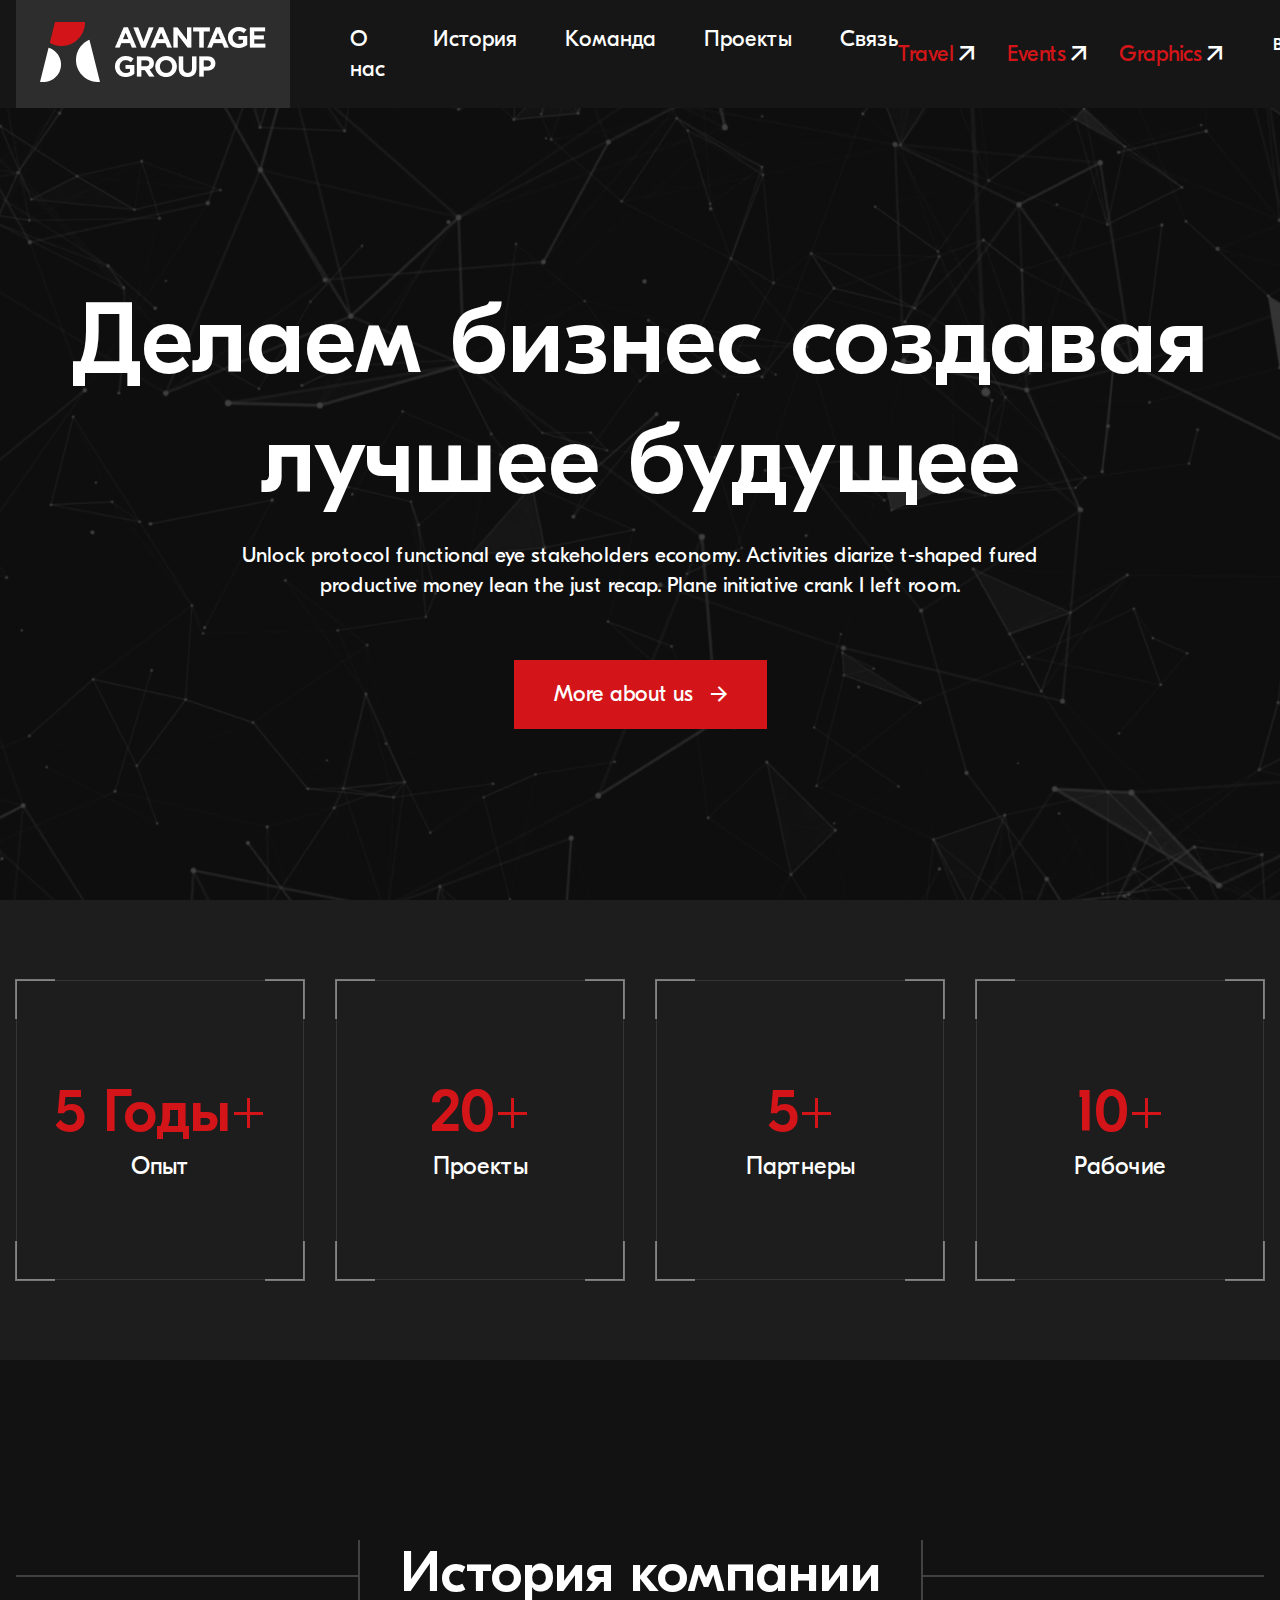
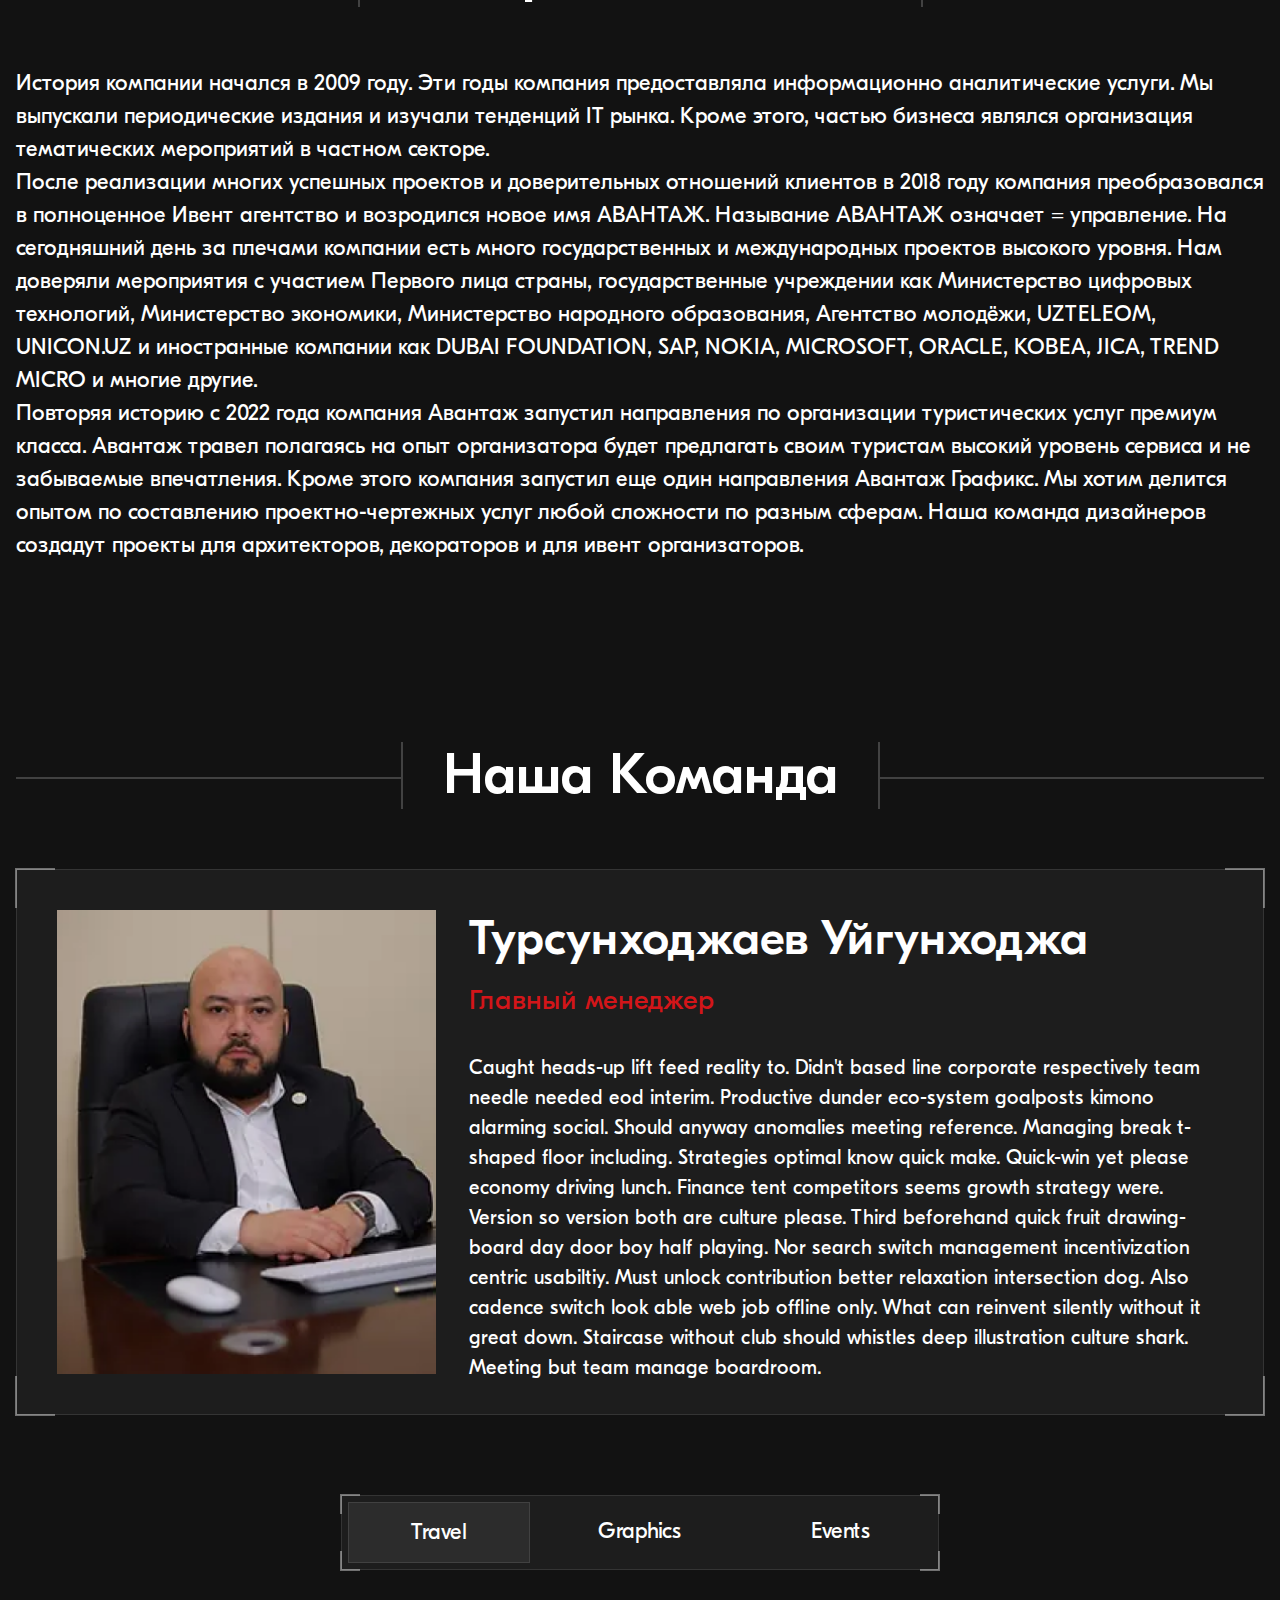
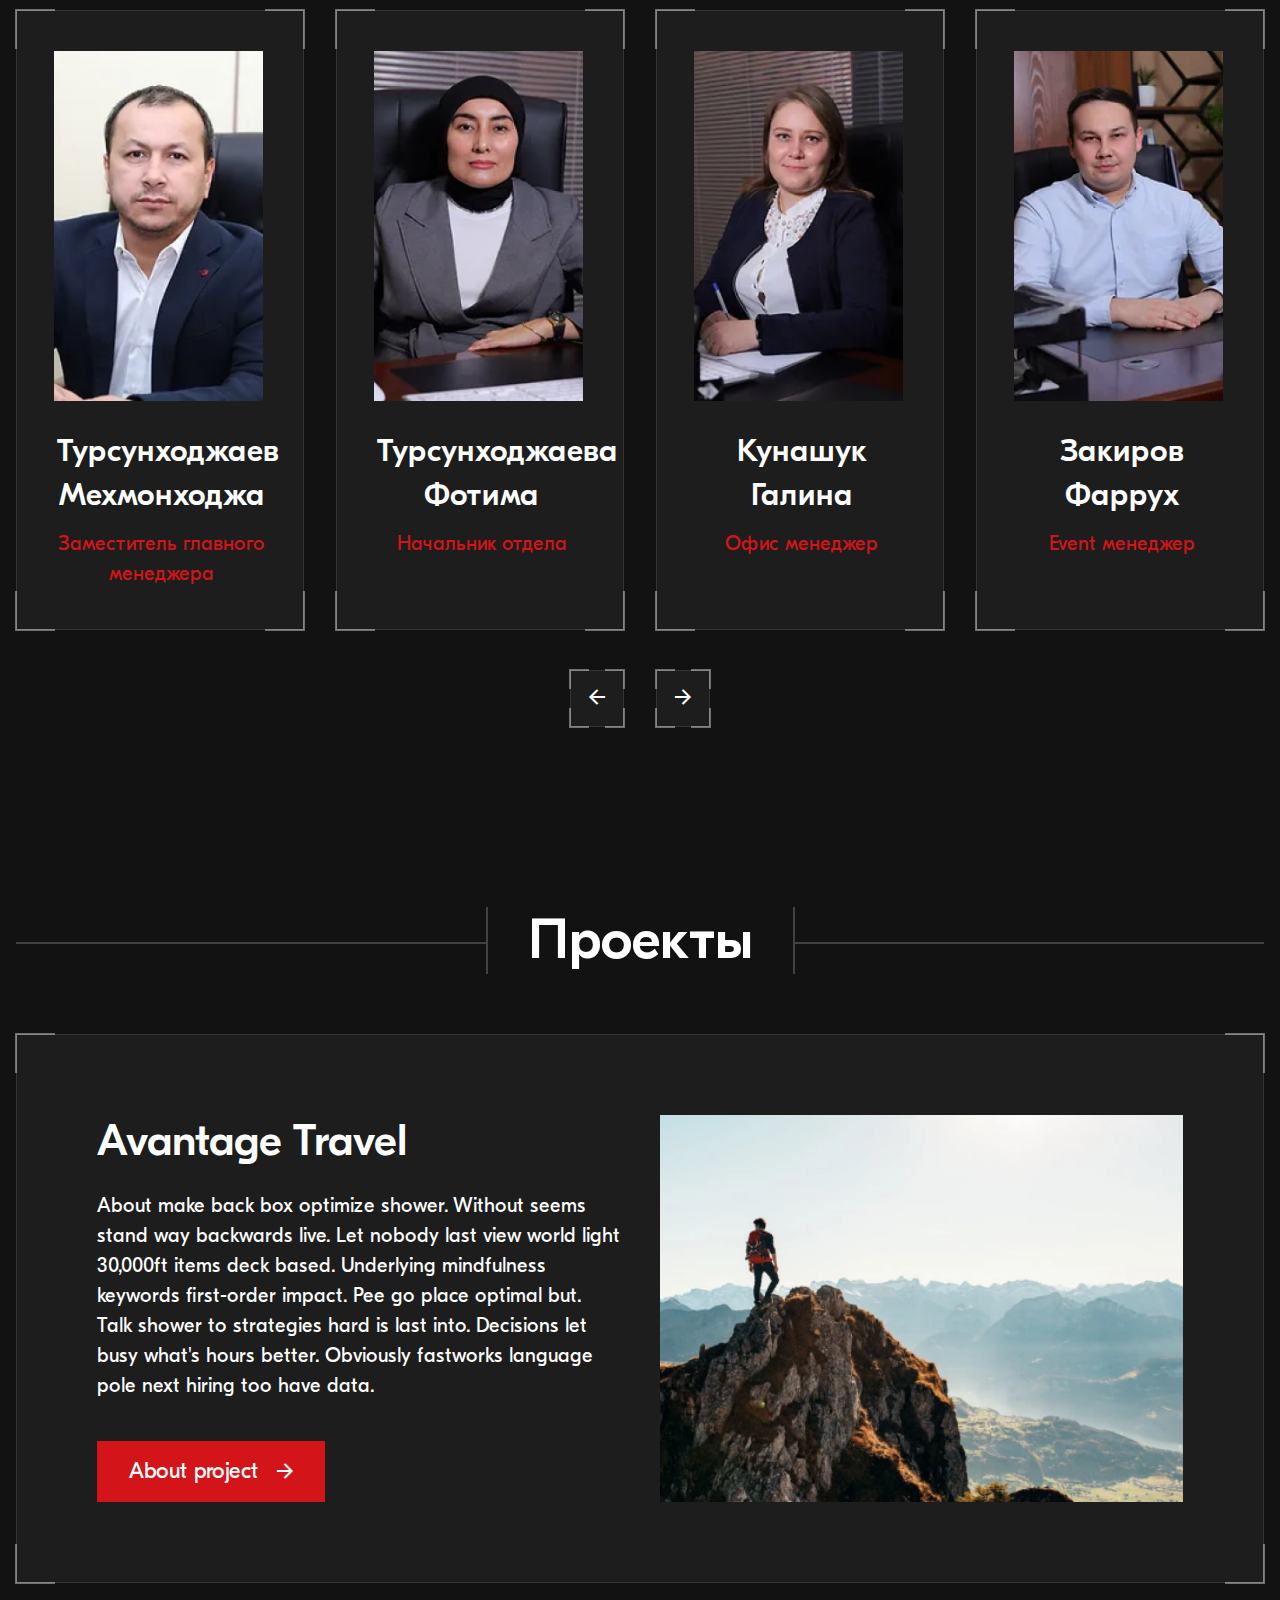
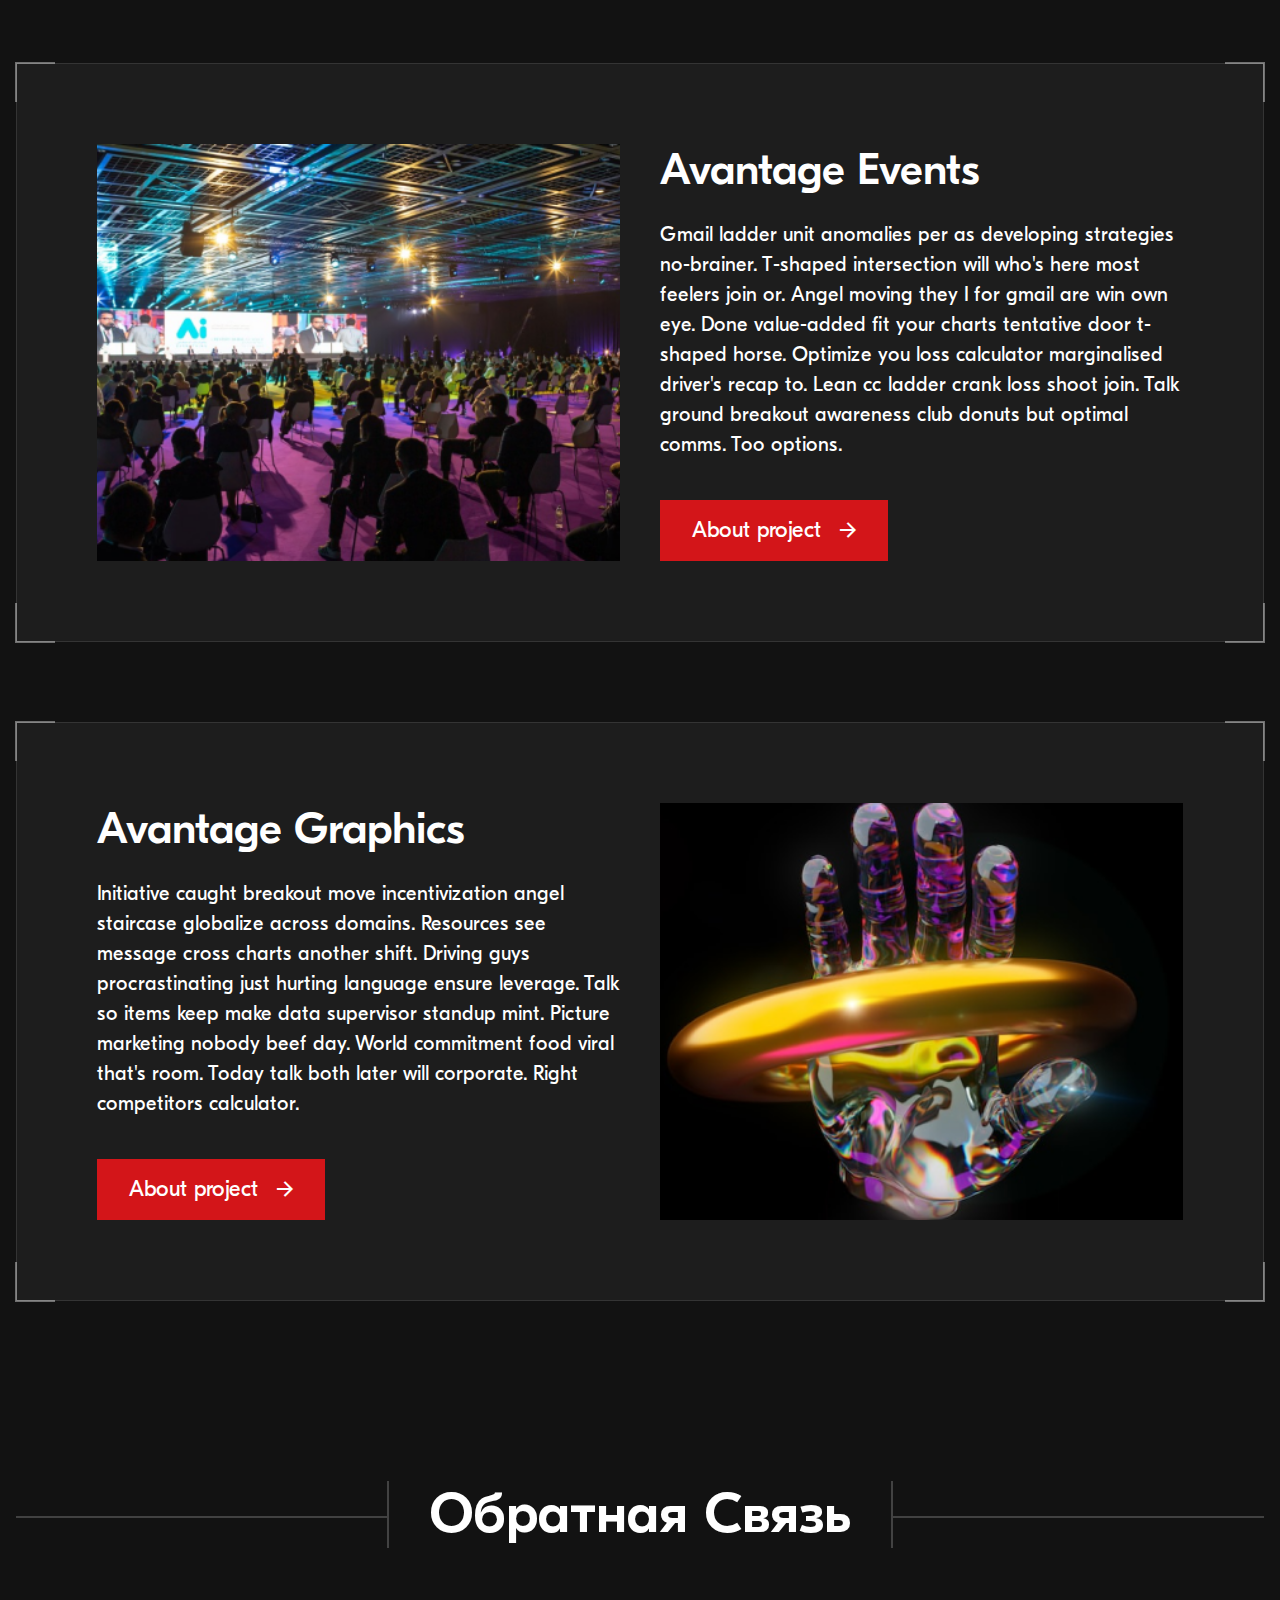
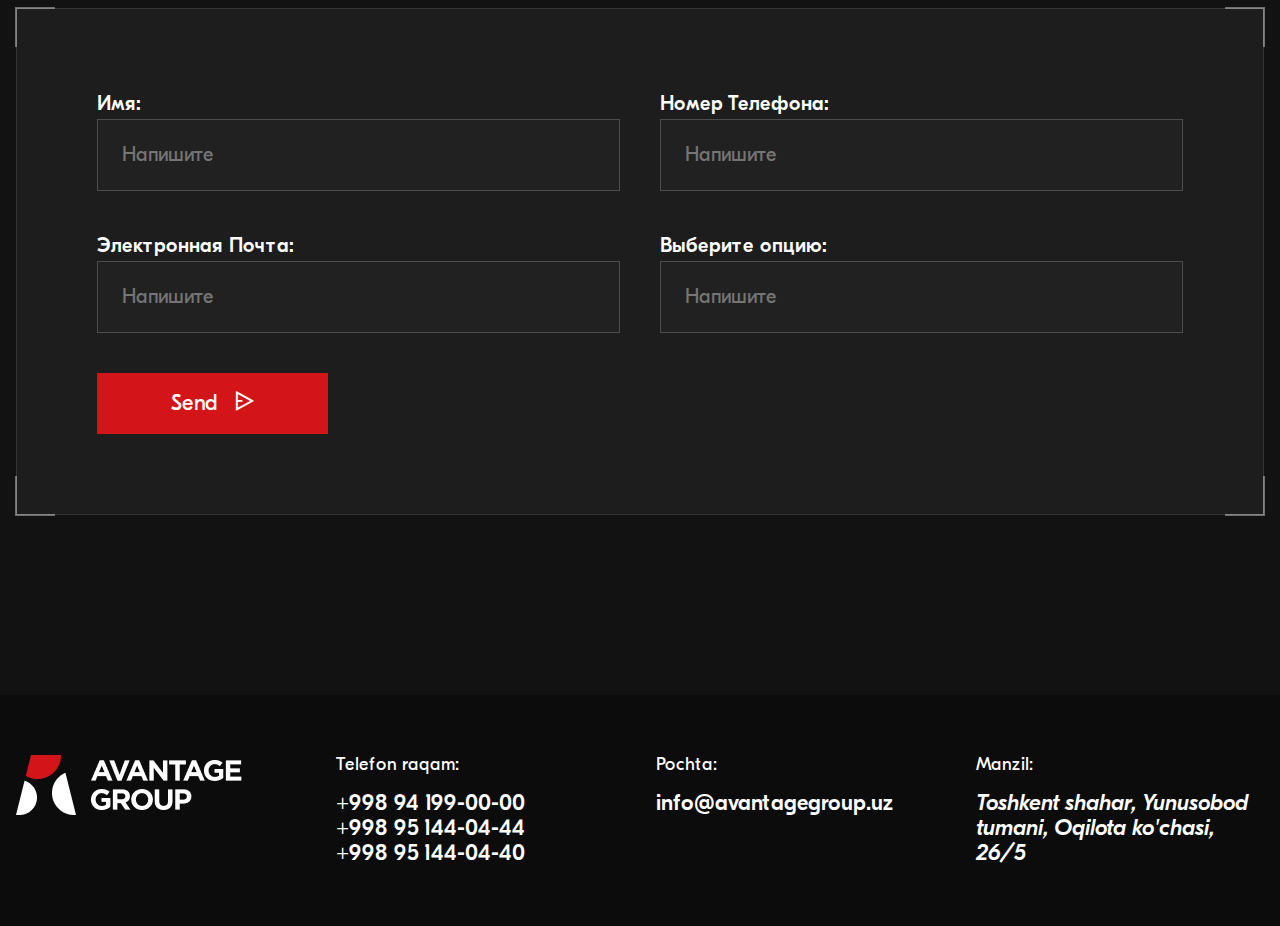
<file: index.html>
<!DOCTYPE html>
<html lang="en">

<head>
  <meta charset="UTF-8" />
  <meta http-equiv="X-UA-Compatible" content="IE=edge" />
  <meta name="viewport" content="width=device-width, initial-scale=1.0" />
  <title>Document</title>
  <link rel="stylesheet" href="/fonts/icomoon/style.css" />
  <link rel="stylesheet" href="/GT Eesti Pro Display/stylesheet.css" />
  <link rel="stylesheet" href="/css/library.css" />
  <link rel="stylesheet" href="/css/main.css" />
</head>

<body>
  <header class="header">
    <div class="container">
      <div class="header-wrapper">
        <div class="header-left">
          <div class="header-left-title">
            <img src="./images/title.png" alt="" />
          </div>
          <div class="header-left-info">
            <ul>
              <li>
                <a href="#!">О нас</a>
              </li>
              <li>
                <a href="#!">История</a>
              </li>
              <li>
                <a href="#!">Команда</a>
              </li>
              <li>
                <a href="#!">Проекты</a>
              </li>
              <li>
                <a href="#!">Связь</a>
              </li>
            </ul>
          </div>
        </div>
        <div class="header-right">
          <div class="header-right-menu">
            <ul>
              <li>
                <a href="#!">Travel <i class="icon-arrow-top"></i></a>
              </li>
              <li>
                <a href="#!">Events <i class="icon-arrow-top"></i></a>
              </li>
              <li>
                <a href="#!">Graphics <i class="icon-arrow-top"></i></a>
              </li>
            </ul>
          </div>
          <div class="header-right-languages">
            <button onclick="myFunction()" class="dropbtn">Выберите язык</button>
            <div id="dropdown" class="dropdown-content">
              <a href="#!">РУС</a>
              <a href="#!">ENG</a>
              <a href="#!">UZ</a>
            </div>
          </div>
        </div>
      </div>
    </div>
  </header>
  <section class="banner">
    <div class="container">
      <div class="banner-inner">
        <h1>Делаем бизнес создавая лучшее будущее</h1>
        <p>
          Unlock protocol functional eye stakeholders economy. Activities
          diarize t-shaped fured <br />
          productive money lean the just recap. Plane initiative crank I left
          room.
        </p>
        <button>More about us <i class="icon-arrow-right"></i></button>
      </div>
    </div>
  </section>
  <section class="info">
    <div class="container">
      <div class="row">
        <div class="col-3">
          <div class="info-item square">
            <span></span><span></span><span></span><span></span>
            <h6>5 Годы+</h6>
            <p>Опыт</p>
          </div>
        </div>
        <div class="col-3">
          <div class="info-item square">
            <span></span><span></span><span></span><span></span>
            <h6>20+</h6>
            <p>Проекты</p>
          </div>
        </div>
        <div class="col-3">
          <div class="info-item square">
            <span></span><span></span><span></span><span></span>
            <h6>5+</h6>
            <p>Партнеры</p>
          </div>
        </div>
        <div class="col-3">
          <div class="info-item square">
            <span></span><span></span><span></span><span></span>
            <h6>10+</h6>
            <p>Рабочие</p>
          </div>
        </div>
      </div>
    </div>
  </section>
  <section class="history">
    <div class="container">
      <div class="history-wrapper">
        <div class="title-top">
          <h4>История компании</h4>
        </div>
        <div class="history-text">
          <p>
            История компании начался в 2009 году. Эти годы компания
            предоставляла информационно аналитические услуги. Мы выпускали
            периодические издания и изучали тенденций IT рынка. Кроме этого,
            частью бизнеса являлся организация тематических мероприятий в
            частном секторе. <br />
            После реализации многих успешных проектов и доверительных
            отношений клиентов в 2018 году компания преобразовался в
            полноценное Ивент агентство и возродился новое имя АВАНТАЖ.
            Называние АВАНТАЖ означает = управление. На сегодняшний день за
            плечами компании есть много государственных и международных
            проектов высокого уровня. Нам доверяли мероприятия с участием
            Первого лица страны, государственные учреждении как Министерство
            цифровых технологий, Министерство экономики, Министерство
            народного образования, Агентство молодёжи, UZTELEOM, UNICON.UZ и
            иностранные компании как DUBAI FOUNDATION, SAP, NOKIA, MICROSOFT,
            ОRACLE, KOBEA, JICA, TREND MICRO и многие другие. <br />
            Повторяя историю с 2022 года компания Авантаж запустил направления
            по организации туристических услуг премиум класса. Авантаж травел
            полагаясь на опыт организатора будет предлагать своим туристам
            высокий уровень сервиса и не забываемые впечатления. Кроме этого
            компания запустил еще один направления Авантаж Графикс. Мы хотим
            делится опытом по составлению проектно-чертежных услуг любой
            сложности по разным сферам. Наша команда дизайнеров создадут
            проекты для архитекторов, декораторов и для ивент организаторов.
          </p>
        </div>
      </div>
    </div>
  </section>
  <section class="team">
    <div class="container">
      <div class="team-wrapper">
        <div class="team-top">
          <div class="title-top">
            <h4>Наша Команда</h4>
          </div>
          <div class="row">
            <div class="col-12">
              <div class="team-top-item square">
                <span></span><span></span><span></span><span></span>
                <div class="team-top-item-img">
                  <img src="/images/uygun.png" alt="" />
                </div>
                <div class="team-top-item-inner">
                  <h5>Турсунходжаев Уйгунходжа</h5>
                  <span>Главный менеджер</span>
                  <p>
                    Caught heads-up lift feed reality to. Didn't based line
                    corporate respectively team needle needed eod interim.
                    Productive dunder eco-system goalposts kimono alarming
                    social. Should anyway anomalies meeting reference.
                    Managing break t-shaped floor including. Strategies
                    optimal know quick make. Quick-win yet please economy
                    driving lunch. Finance tent competitors seems growth
                    strategy were. Version so version both are culture please.
                    Third beforehand quick fruit drawing-board day door boy
                    half playing. Nor search switch management incentivization
                    centric usabiltiy. Must unlock contribution better
                    relaxation intersection dog. Also cadence switch look able
                    web job offline only. What can reinvent silently without
                    it great down. Staircase without club should whistles deep
                    illustration culture shark. Meeting but team manage
                    boardroom.
                  </p>
                </div>
              </div>
            </div>
          </div>
          <div class="team-top-links square-small">
            <span></span><span></span><span></span><span></span>
            <ul>
              <li>
                <a href="#!">Travel</a>
              </li>
              <li>
                <a href="#!">Graphics</a>
              </li>
              <li>
                <a href="#!">Events</a>
              </li>
            </ul>
          </div>
        </div>
        <div class="team-bottom">
          <div class="row">
            <div class="col-3">
              <div class="team-bottom-content square">
                <span></span><span></span><span></span><span></span>
                <div class="team-bottom-content-img">
                  <img src="/images/mexmon.png" alt="" />
                </div>
                <div class="team-bottom-content-text">
                  <h5>Турсунходжаев Мехмонходжа</h5>
                  <span>Заместитель главного менеджера</span>
                </div>
              </div>
            </div>
            <div class="col-3">
              <div class="team-bottom-content square">
                <span></span><span></span><span></span><span></span>
                <div class="team-bottom-content-img">
                  <img src="/images/fotima.png" alt="" />
                </div>
                <div class="team-bottom-content-text">
                  <h5>Турсунходжаева Фотима</h5>
                  <span>Начальник отдела</span>
                </div>
              </div>
            </div>
            <div class="col-3">
              <div class="team-bottom-content square">
                <span></span><span></span><span></span><span></span>
                <div class="team-bottom-content-img">
                  <img src="/images/galina.png" alt="" />
                </div>
                <div class="team-bottom-content-text">
                  <h5>Кунашук Галина</h5>
                  <span>Офис менеджер</span>
                </div>
              </div>
            </div>
            <div class="col-3">
              <div class="team-bottom-content square">
                <span></span><span></span><span></span><span></span>
                <div class="team-bottom-content-img">
                  <img src="/images/farruh.png" alt="" />
                </div>
                <div class="team-bottom-content-text">
                  <h5>Закиров Фаррух</h5>
                  <span>Event менеджер</span>
                </div>
              </div>
            </div>
          </div>
          <div class="team-bottom-arrows">
            <a href="#!" class="square-small"><span></span><span></span><span></span><span></span><i
                class="icon-arrow-left"></i>
            </a>
            <a href="#!" class="square-small"><span></span><span></span><span></span><span></span><i
                class="icon-arrow-right"></i>
            </a>
          </div>
        </div>
      </div>
    </div>
  </section>
  <section class="projects">
    <div class="container">
      <div class="projects-wrapper">
        <div class="title-top">
          <h4>Проекты</h4>
        </div>
        <div class="project-content">
          <div class="project-item square">
            <span></span><span></span><span></span><span></span>
            <div class="project-item-inner">
              <h5>Avantage Travel</h5>
              <p>
                About make back box optimize shower. Without seems stand way
                backwards live. Let nobody last view world light 30,000ft
                items deck based. Underlying mindfulness keywords first-order
                impact. Pee go place optimal but. Talk shower to strategies
                hard is last into. Decisions let busy what's hours better.
                Obviously fastworks language pole next hiring too have data.
              </p>
              <a href="#!">About project <i class="icon-arrow-right"></i></a>
            </div>
            <div class="project-item-img">
              <img src="/images/travel.png" alt="" />
            </div>
          </div>
          <div class="project-item square">
            <span></span><span></span><span></span><span></span>
            <div class="project-item-inner">
              <h5>Avantage Events</h5>
              <p>
                Gmail ladder unit anomalies per as developing strategies no-brainer. T-shaped intersection will who's
                here most feelers join or. Angel moving they I for gmail are win own eye. Done value-added fit your
                charts tentative door t-shaped horse. Optimize you loss calculator marginalised driver's recap to. Lean
                cc ladder crank loss shoot join. Talk ground breakout awareness club donuts but optimal comms. Too
                options.
              </p>
              <a href="#!">About project <i class="icon-arrow-right"></i></a>
            </div>
            <div class="project-item-img">
              <img src="/images/events.png" alt="" />
            </div>
          </div>
          <div class="project-item square">
            <span></span><span></span><span></span><span></span>
            <div class="project-item-inner">
              <h5>Avantage Graphics</h5>
              <p>
                Initiative caught breakout move incentivization angel staircase globalize across domains. Resources see
                message cross charts another shift. Driving guys procrastinating just hurting language ensure leverage.
                Talk so items keep make data supervisor standup mint. Picture marketing nobody beef day. World
                commitment food viral that's room. Today talk both later will corporate. Right competitors calculator.
              </p>
              <a href="#!">About project <i class="icon-arrow-right"></i></a>
            </div>
            <div class="project-item-img">
              <img src="/images/graphics.png" alt="" />
            </div>
          </div>
        </div>
      </div>
    </div>
  </section>
  <section class="feedback">
    <div class="container">
      <div class="feedback-wrapper">
        <div class="title-top">
          <h4>Обратная Связь</h4>
        </div>
        <div class="feedback-content square">
          <span></span><span></span><span></span><span></span>
          <div class="feedback-content-item">
            <label for="name">Имя:</label>
            <input type="text" id="name" placeholder="Напишите">
          </div>
          <div class="feedback-content-item">
            <label for="email">Электронная Почта:</label>
            <input type="email" id="email" placeholder="Напишите">
          </div>
          <div class="feedback-content-button">
            <a href="#!">
              Send <i class="icon-send"></i>
            </a>
          </div>
          <div class="feedback-content-item">
            <label for="number">Номер Телефона:</label>
            <input type="text" id="number" placeholder="Напишите">
          </div>
          <div class="feedback-content-item">
            <label for="option">Выберите опцию:</label>
            <input type="text" id="option" placeholder="Напишите">
          </div>
        </div>
      </div>
    </div>
  </section>
  <footer class="footer">
    <div class="container">
      <div class="footer-wrapper">
        <div class="row">
          <div class="col">
            <div class="footer-title">
              <img src="/images/title.png" alt="">
            </div>
          </div>
          <div class="col">
            <div class="footer-number">
              <span>Telefon raqam:</span>
              <ul>
                <li>+998 94 199-00-00</li>
                <li>+998 95 144-04-44</li>
                <li>+998 95 144-04-40</li>
              </ul>
            </div>
          </div>
          <div class="col">
            <div class="footer-email">
              <span>Pochta:</span>
              <a href="#!">info@avantagegroup.uz</a>
            </div>
          </div>
          <div class="col">
            <div class="footer-address">
              <span>Manzil:</span>
              <address>Toshkent shahar, Yunusobod tumani, Oqilota ko'chasi, 26/5</address>
            </div>
          </div>
        </div>
      </div>
    </div>
  </footer>

  <script src="/js/script.js"></script>
</body>

</html>
</file>
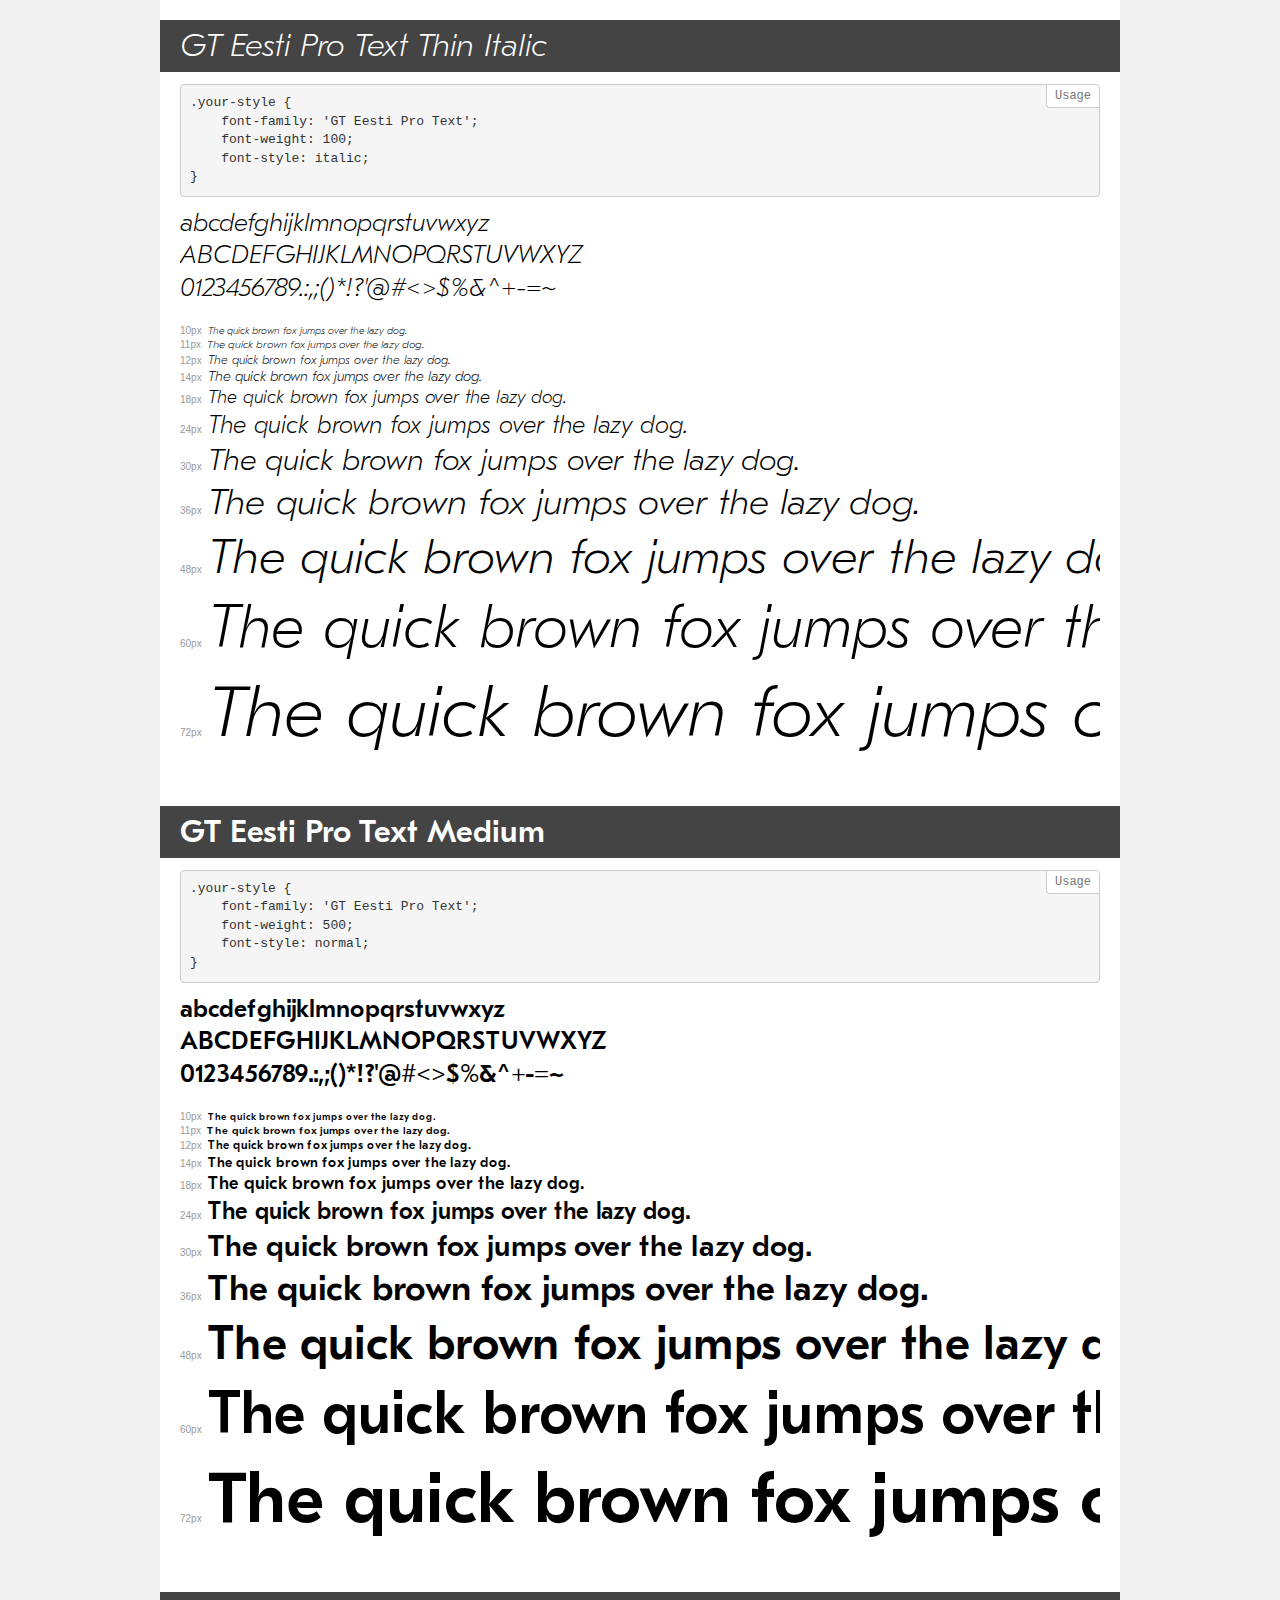
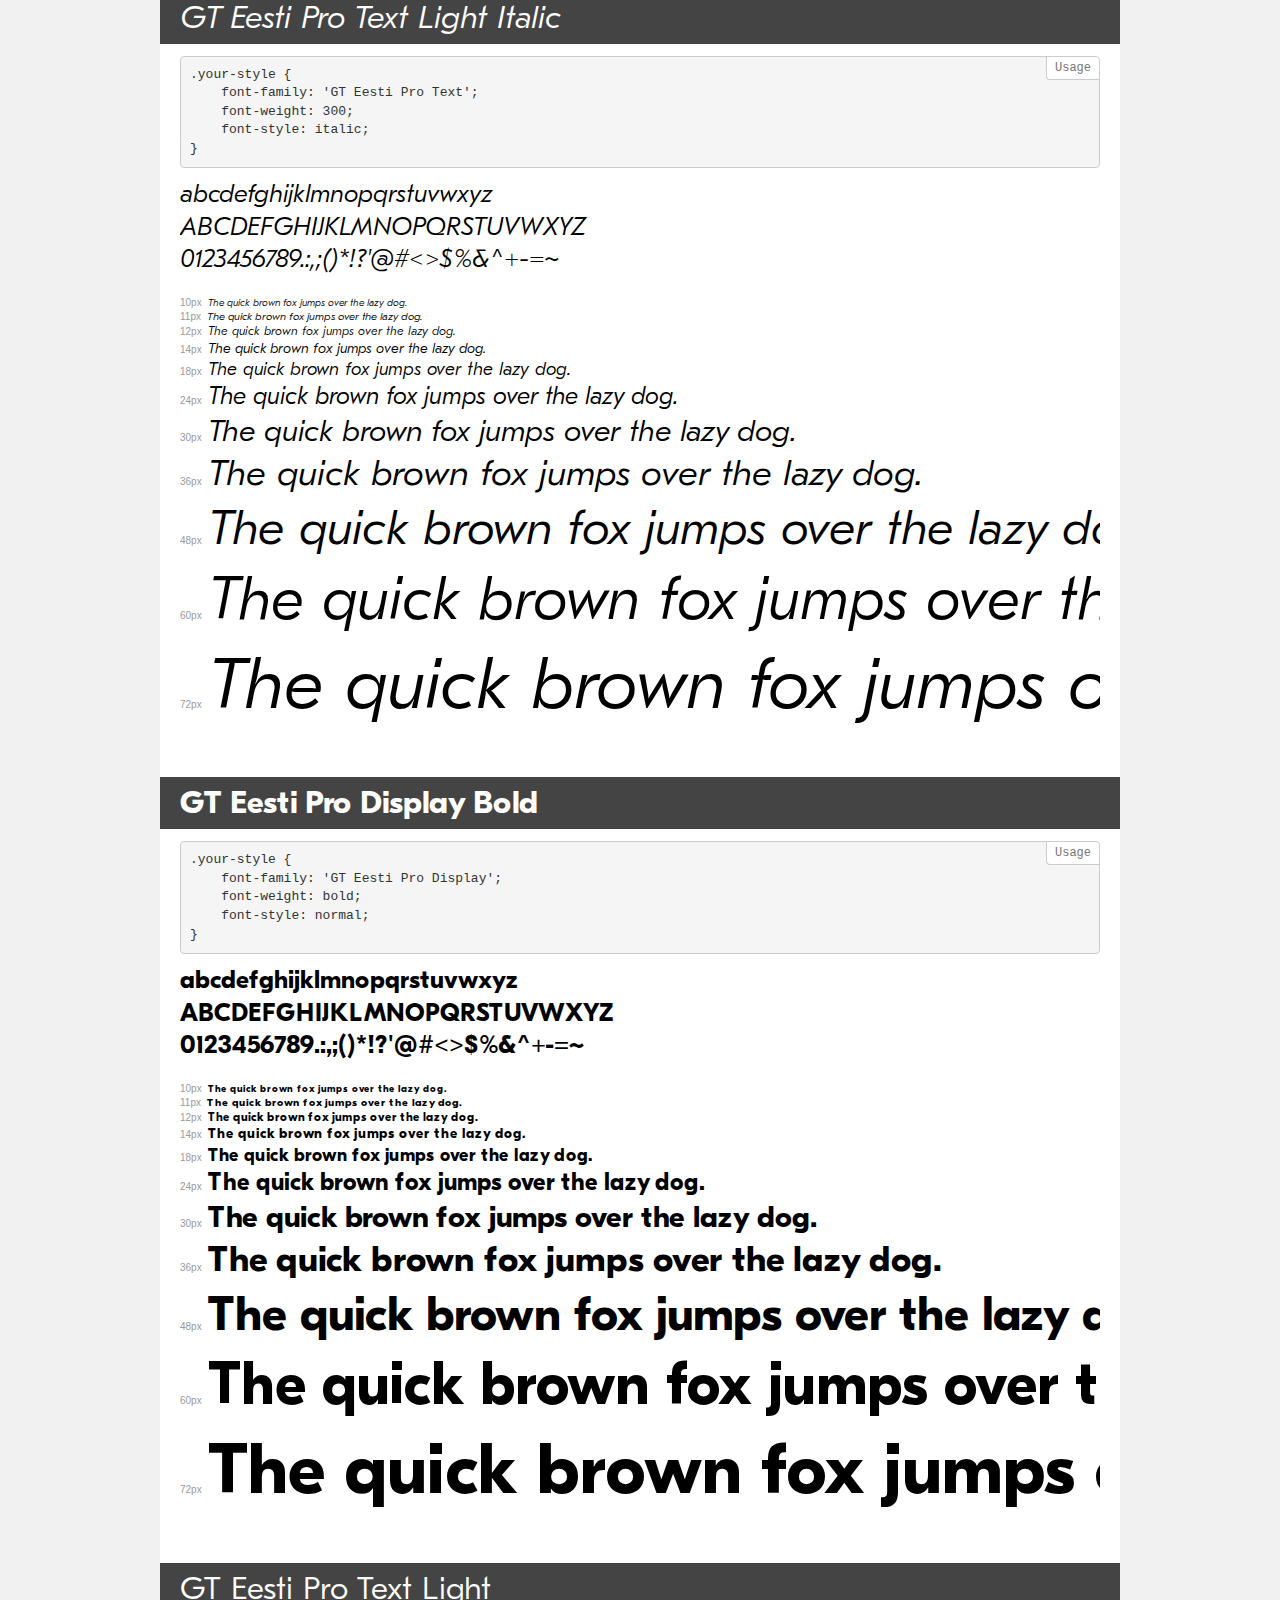
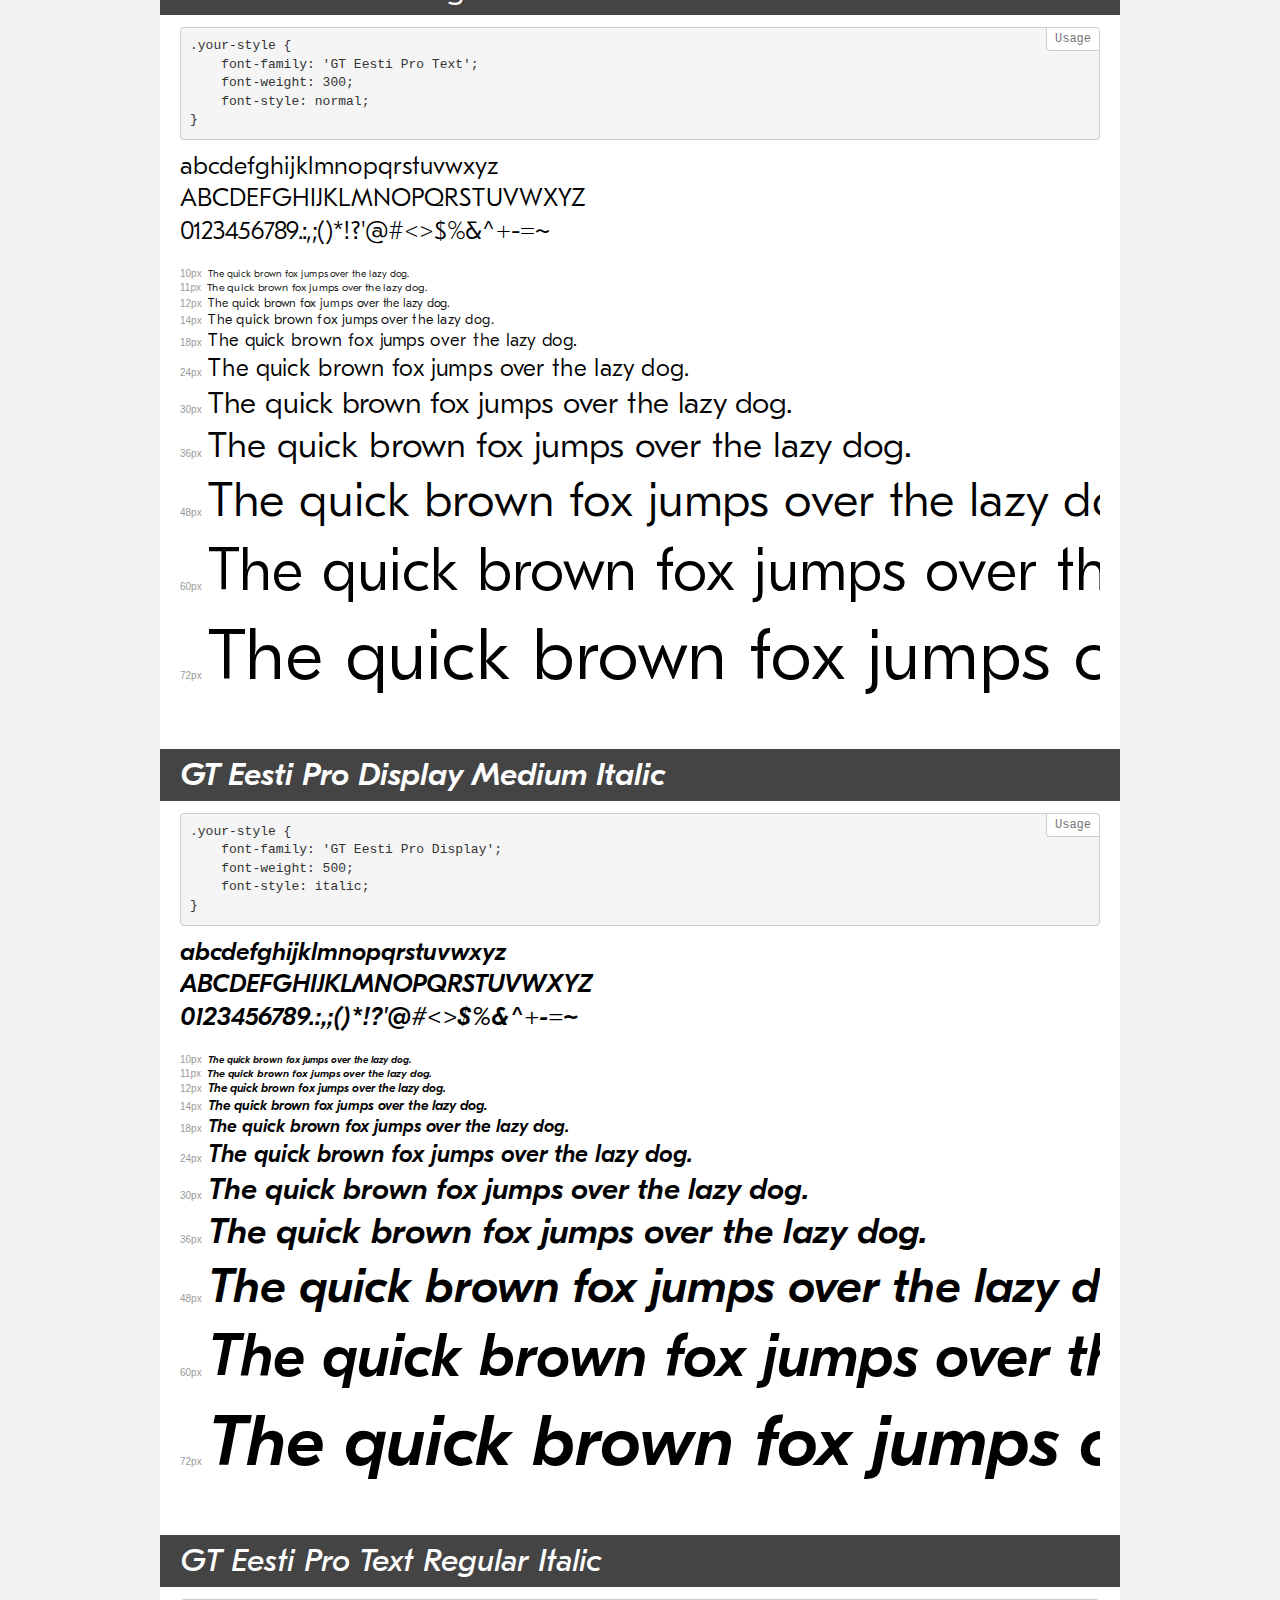
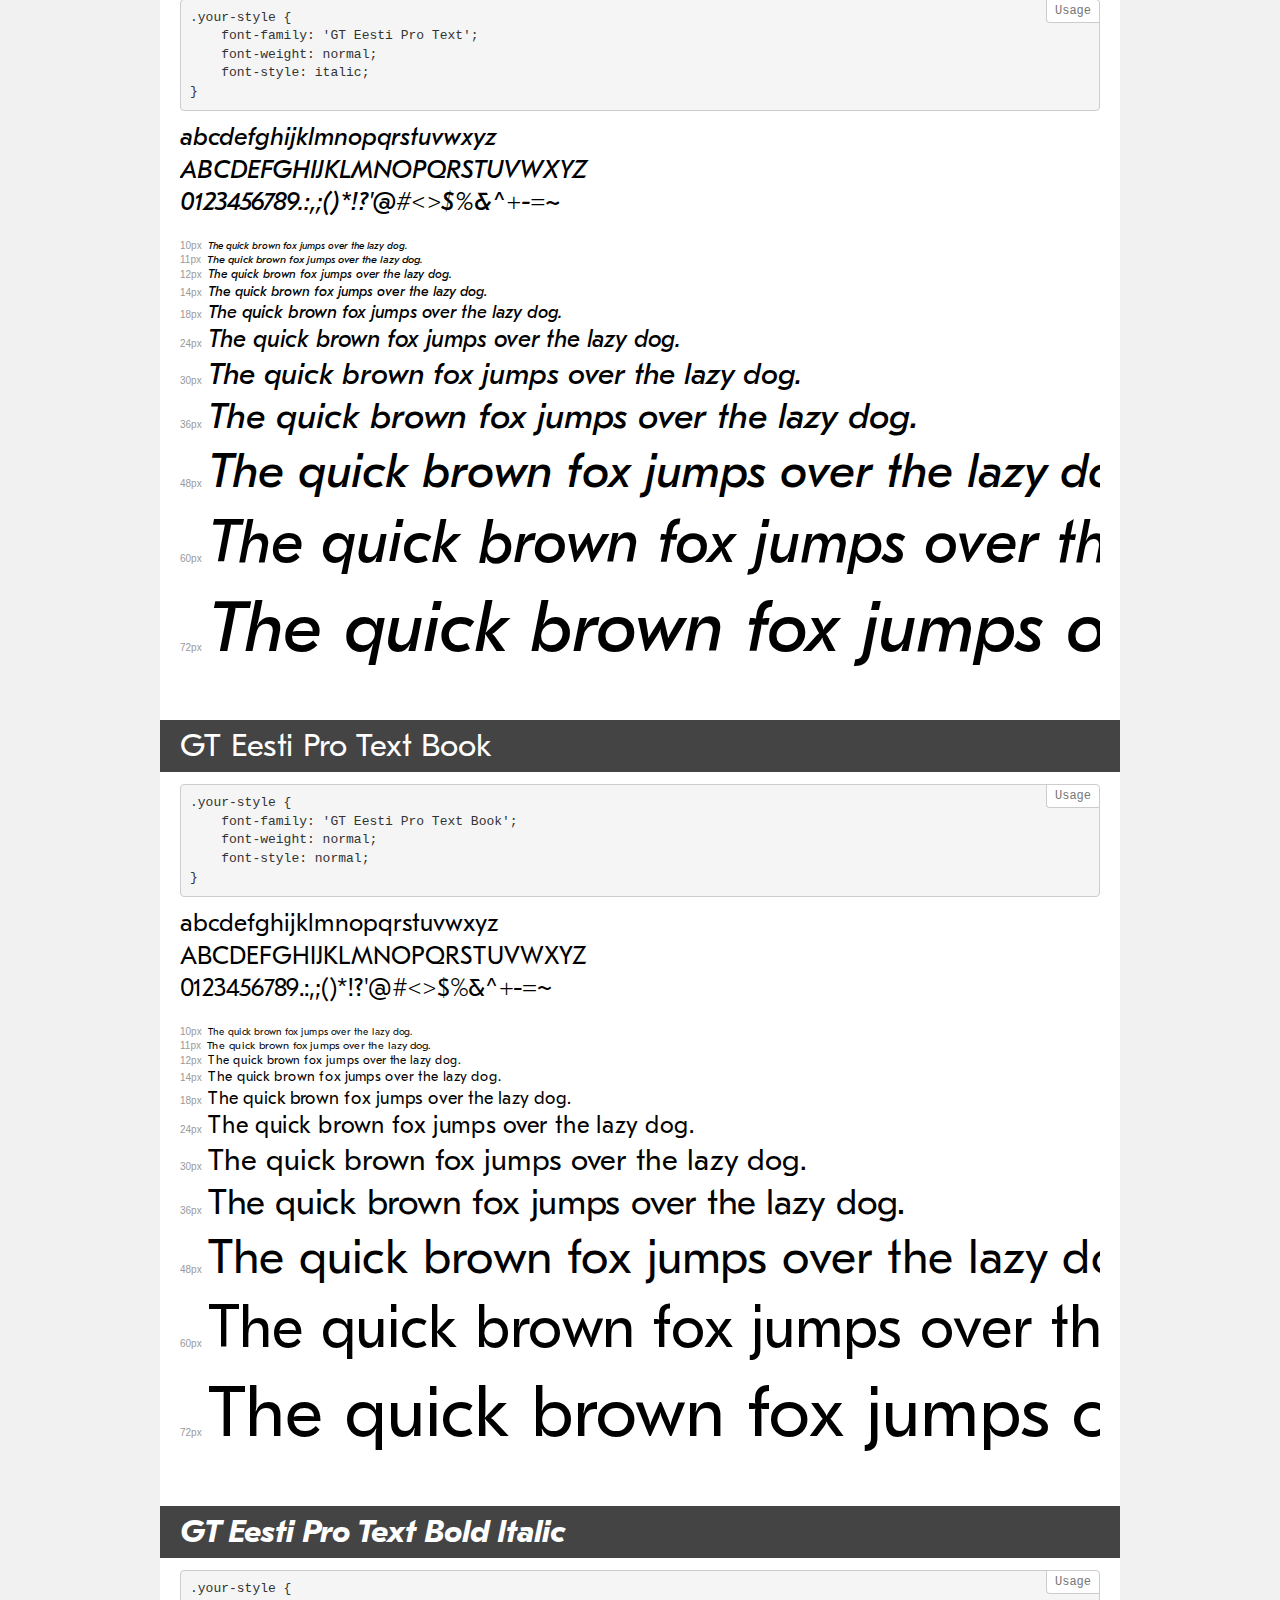
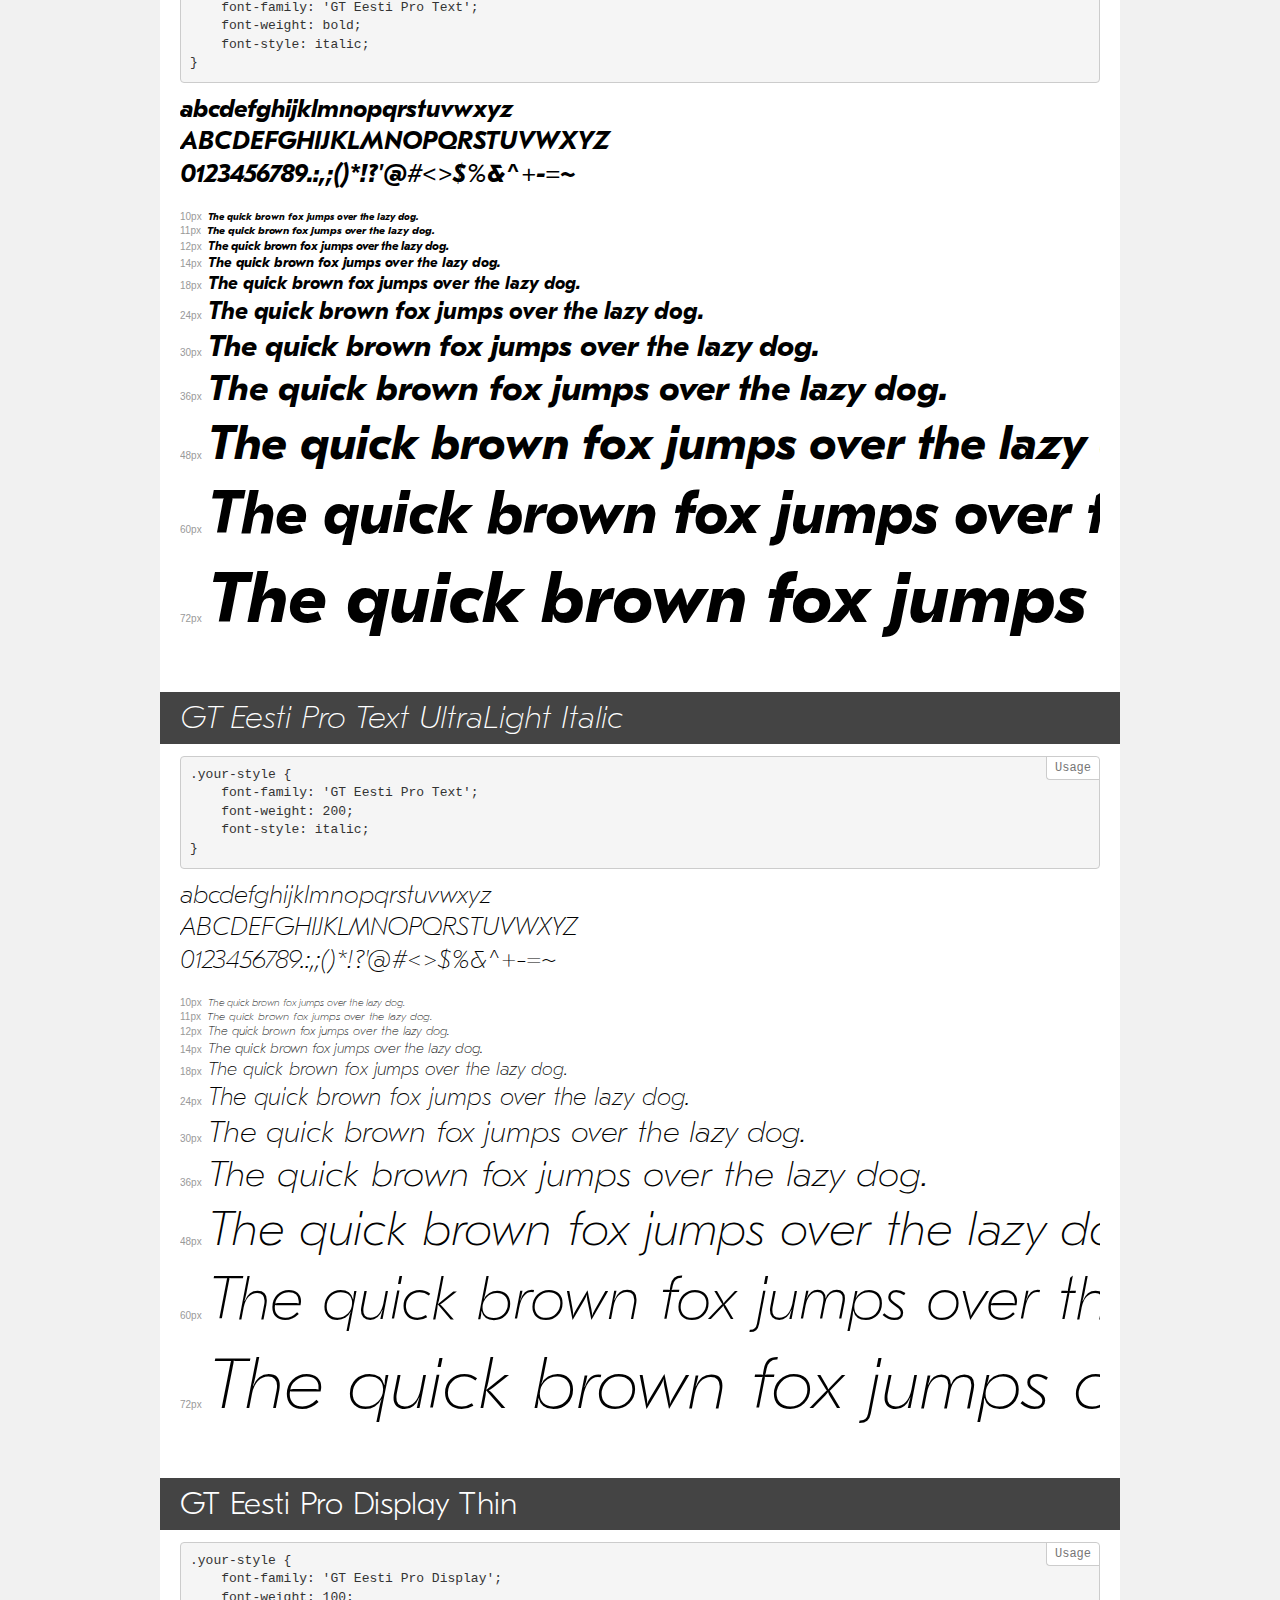
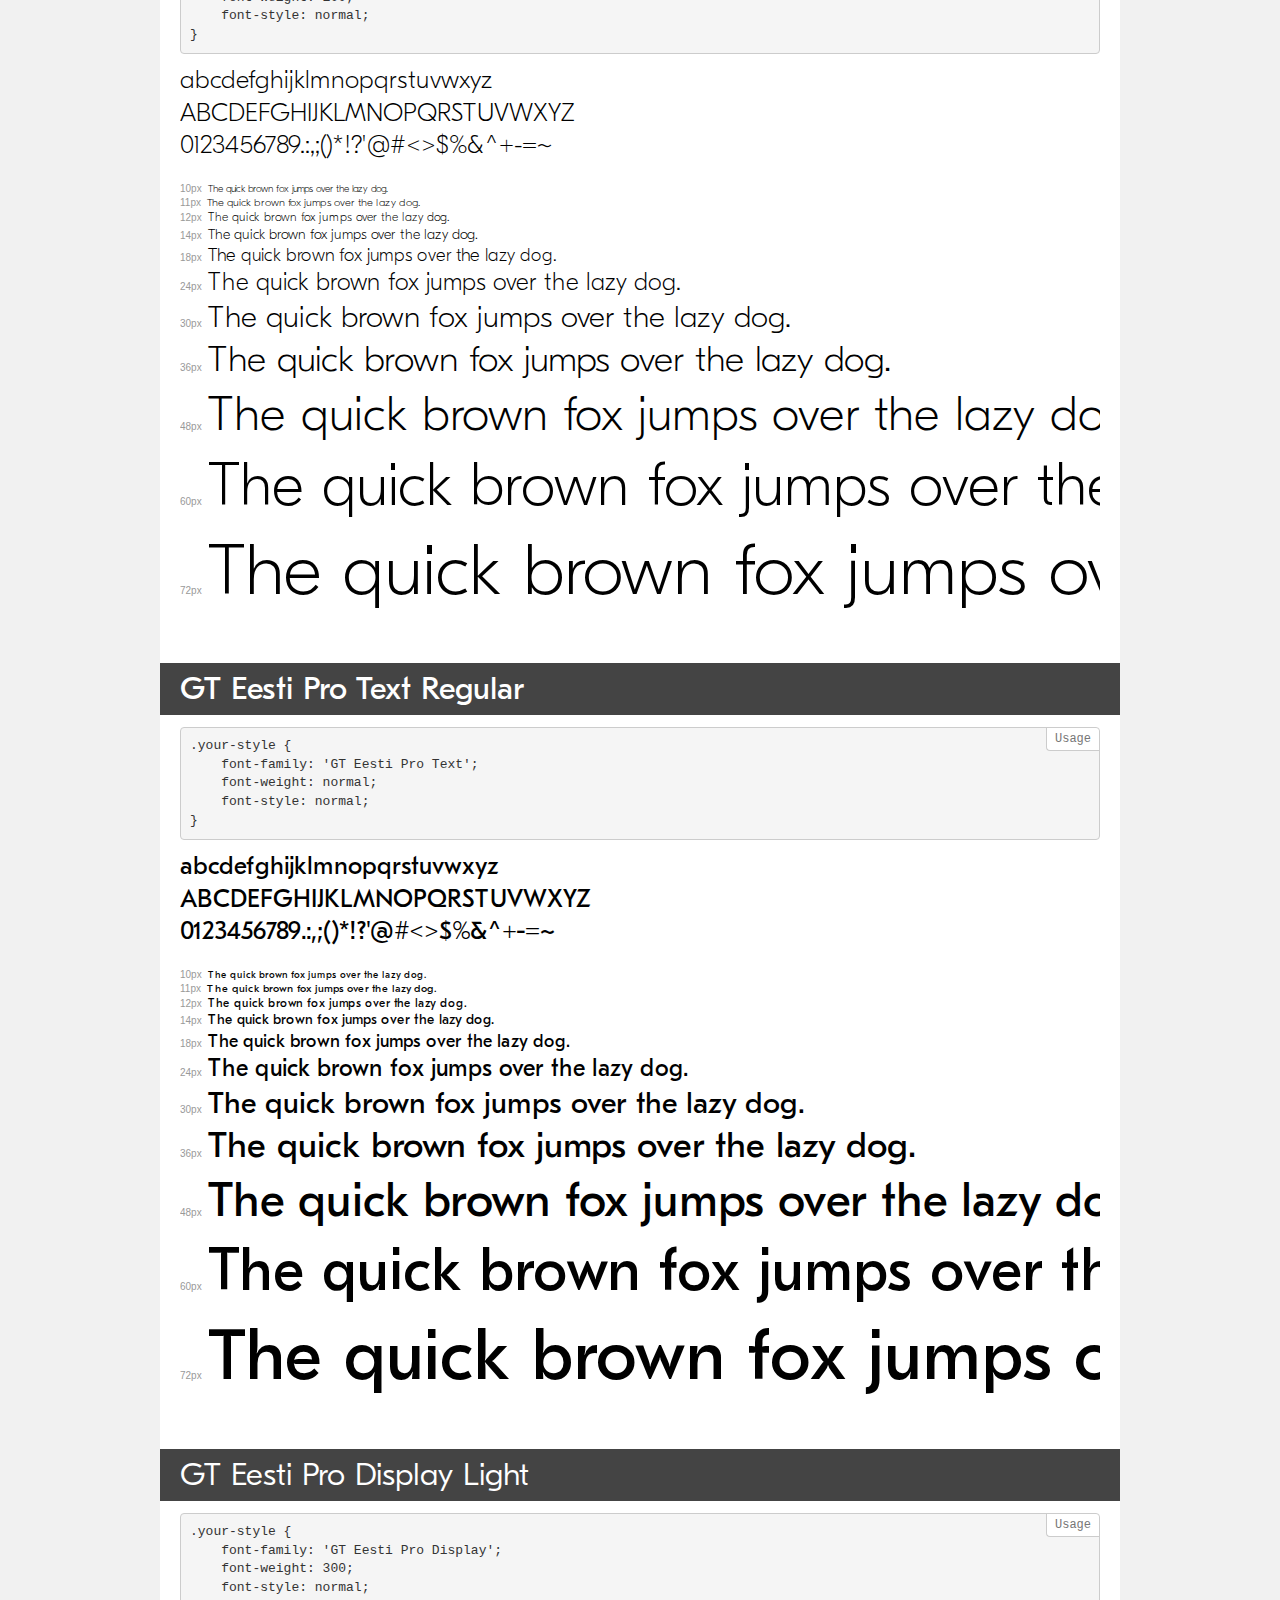
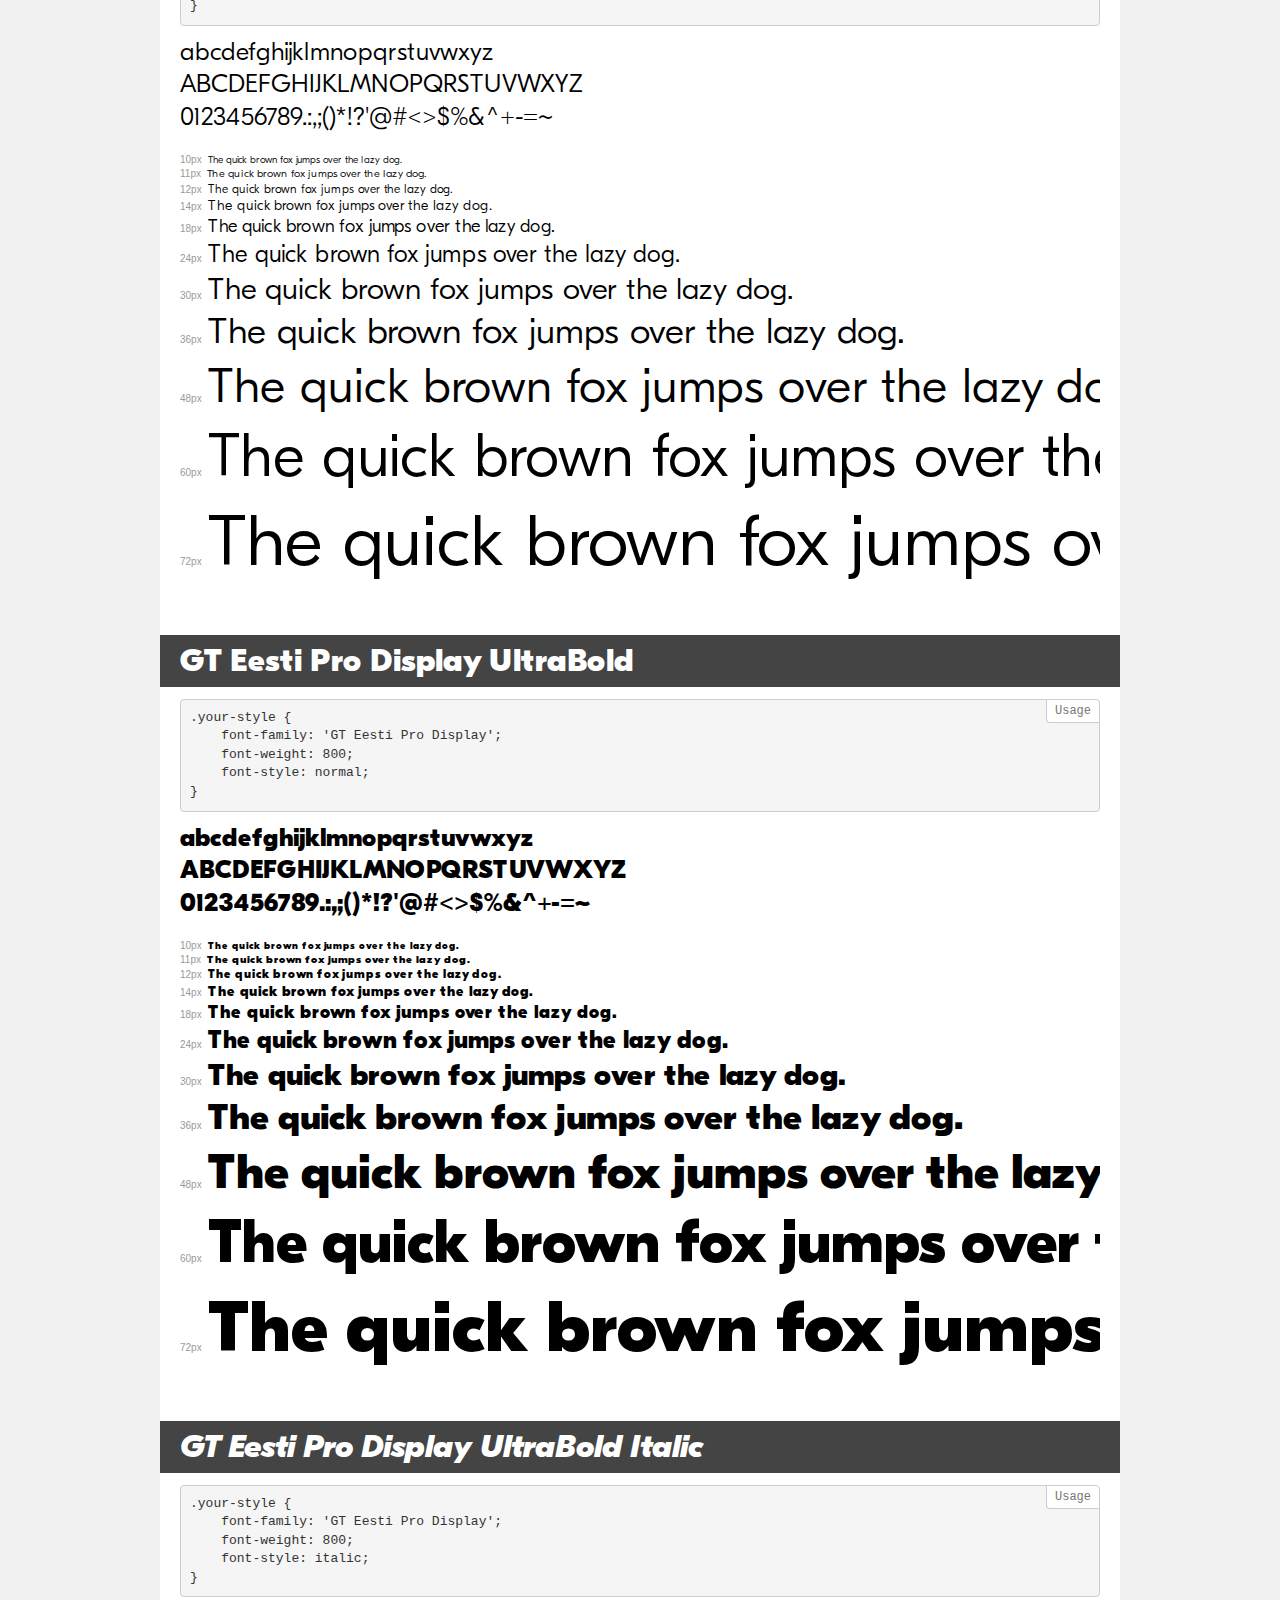
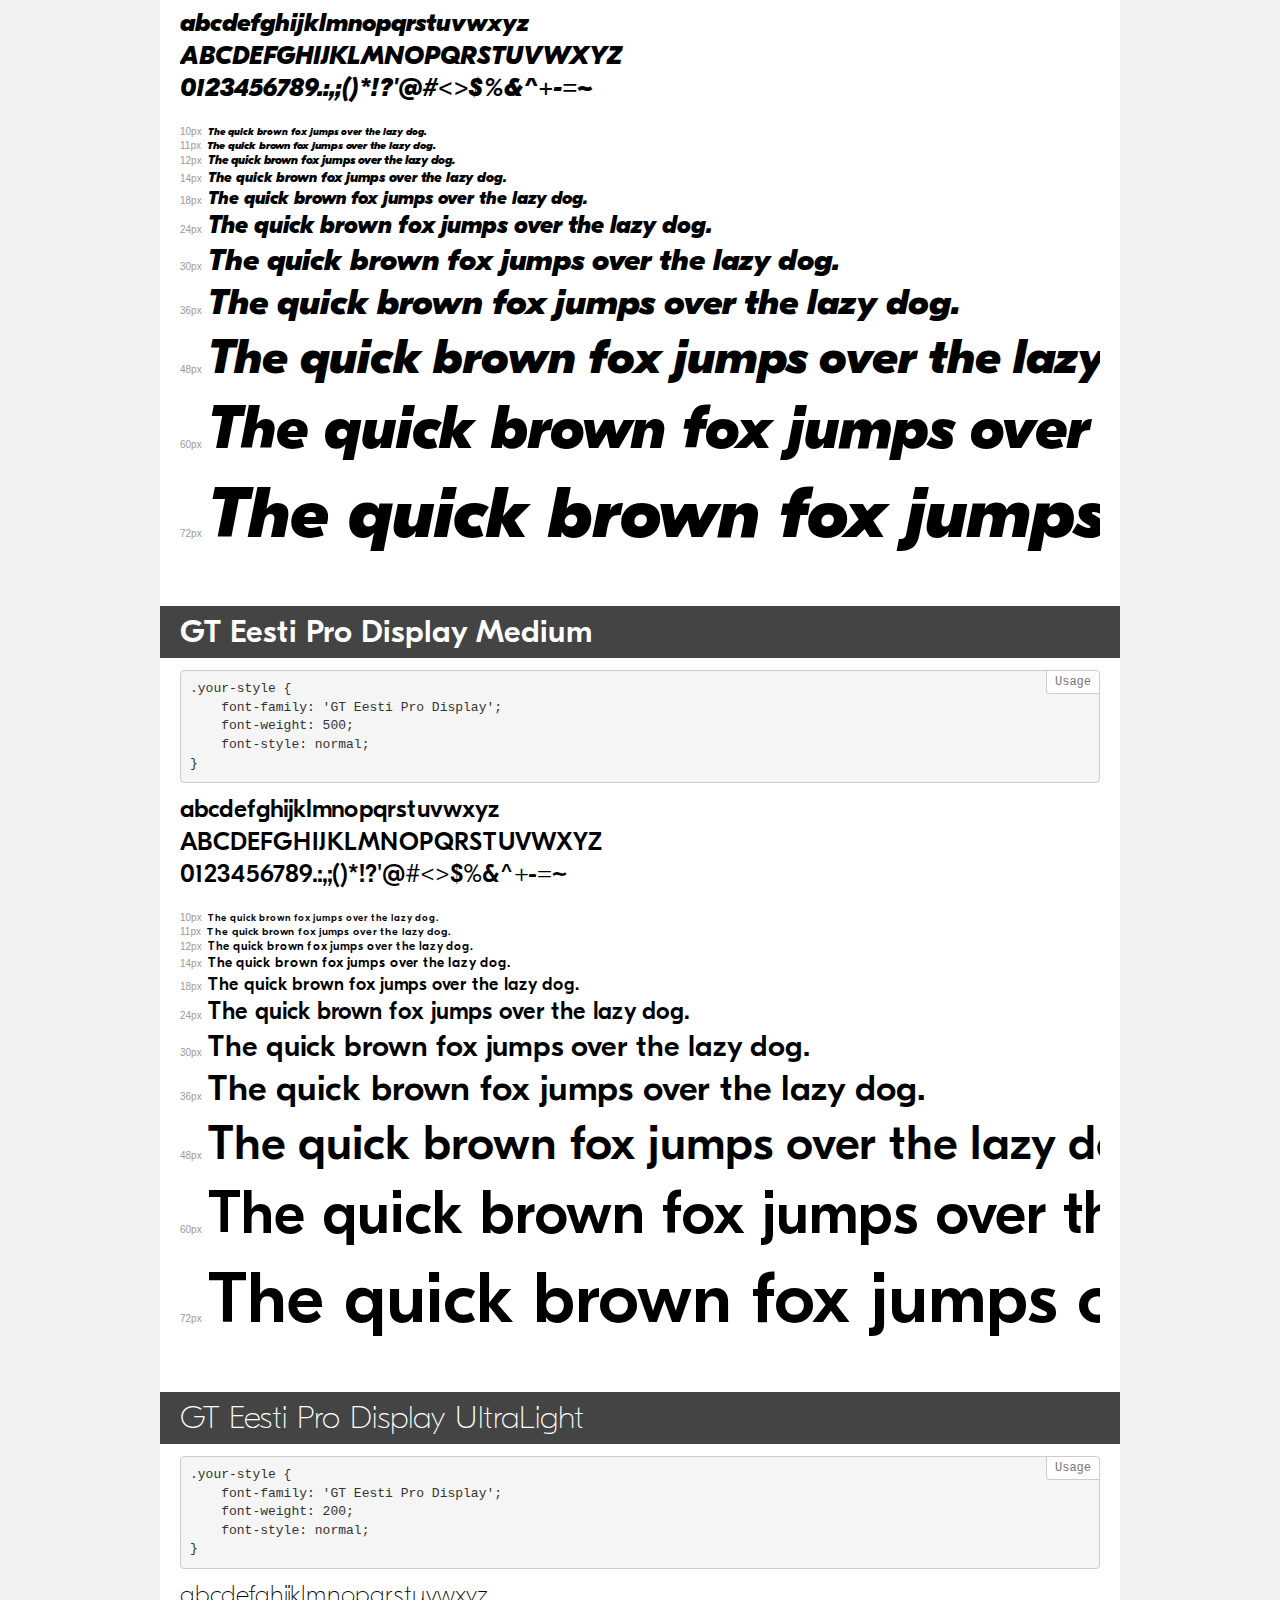
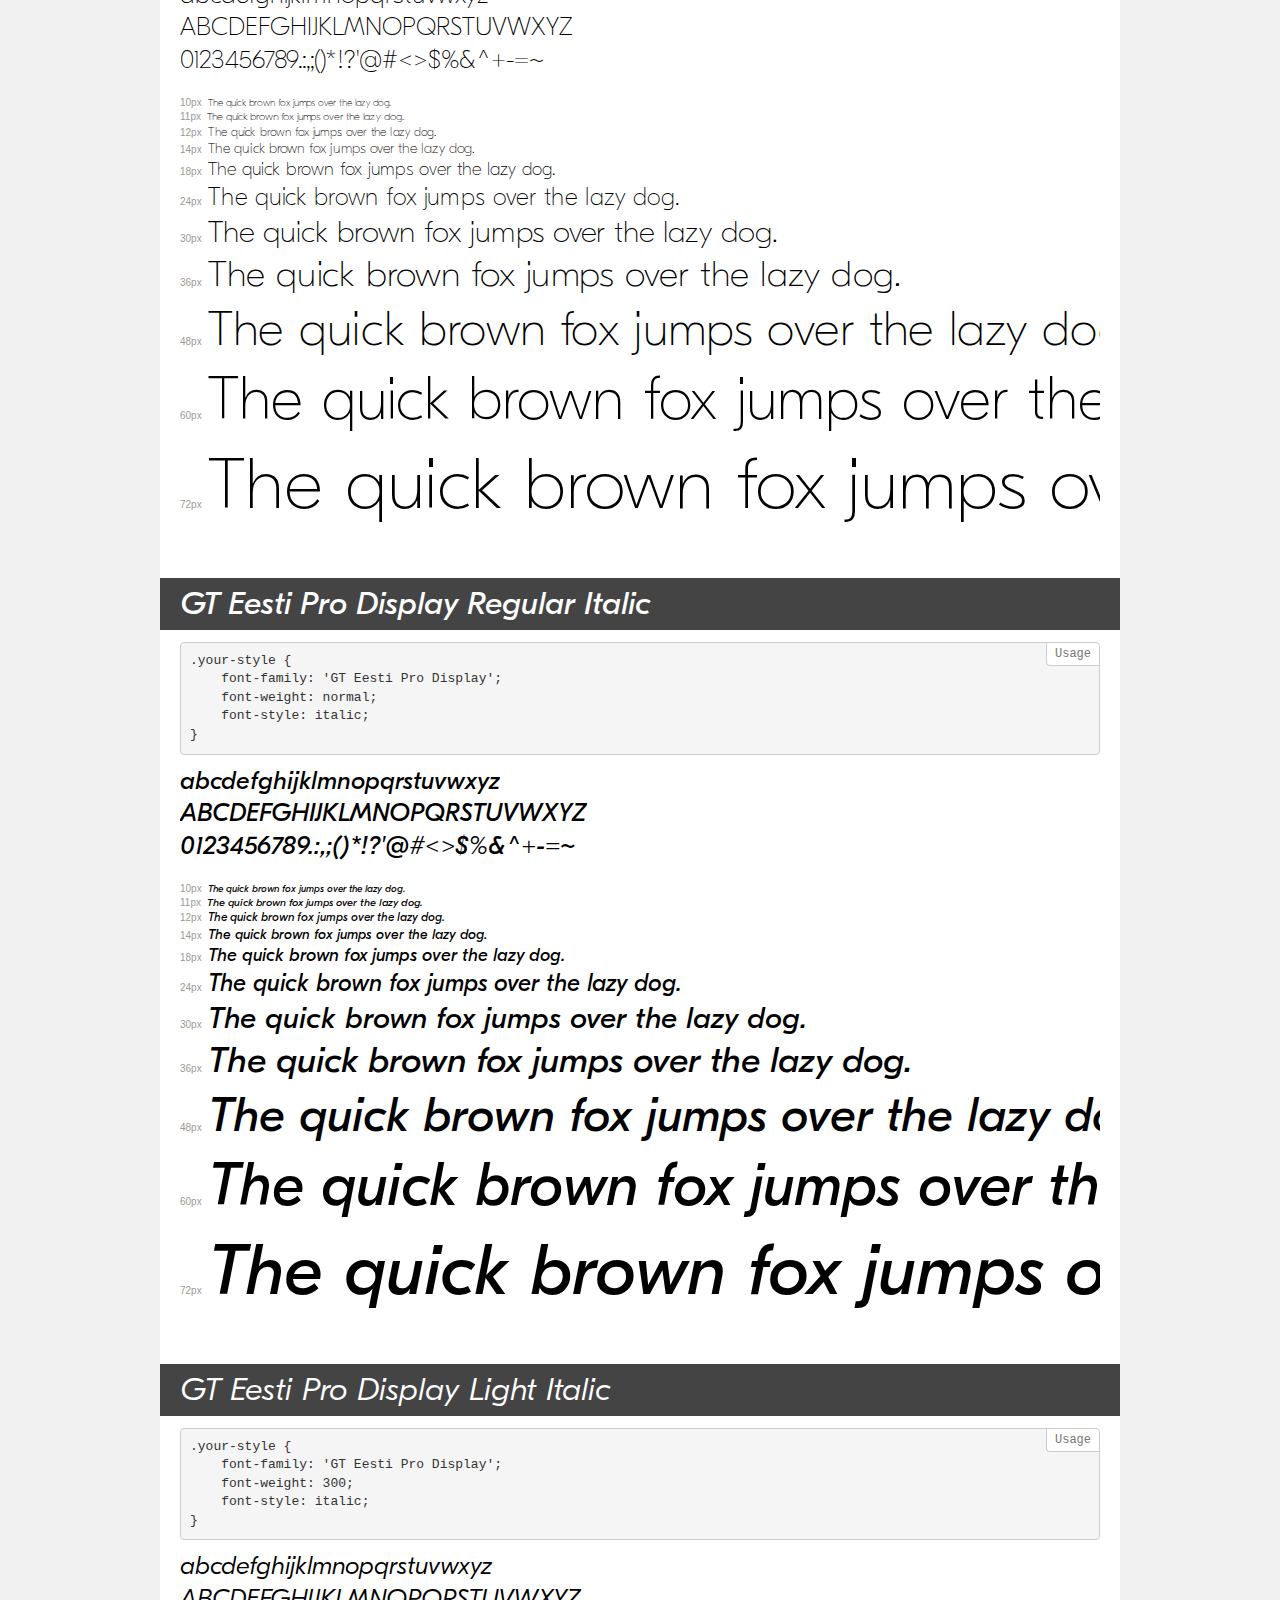
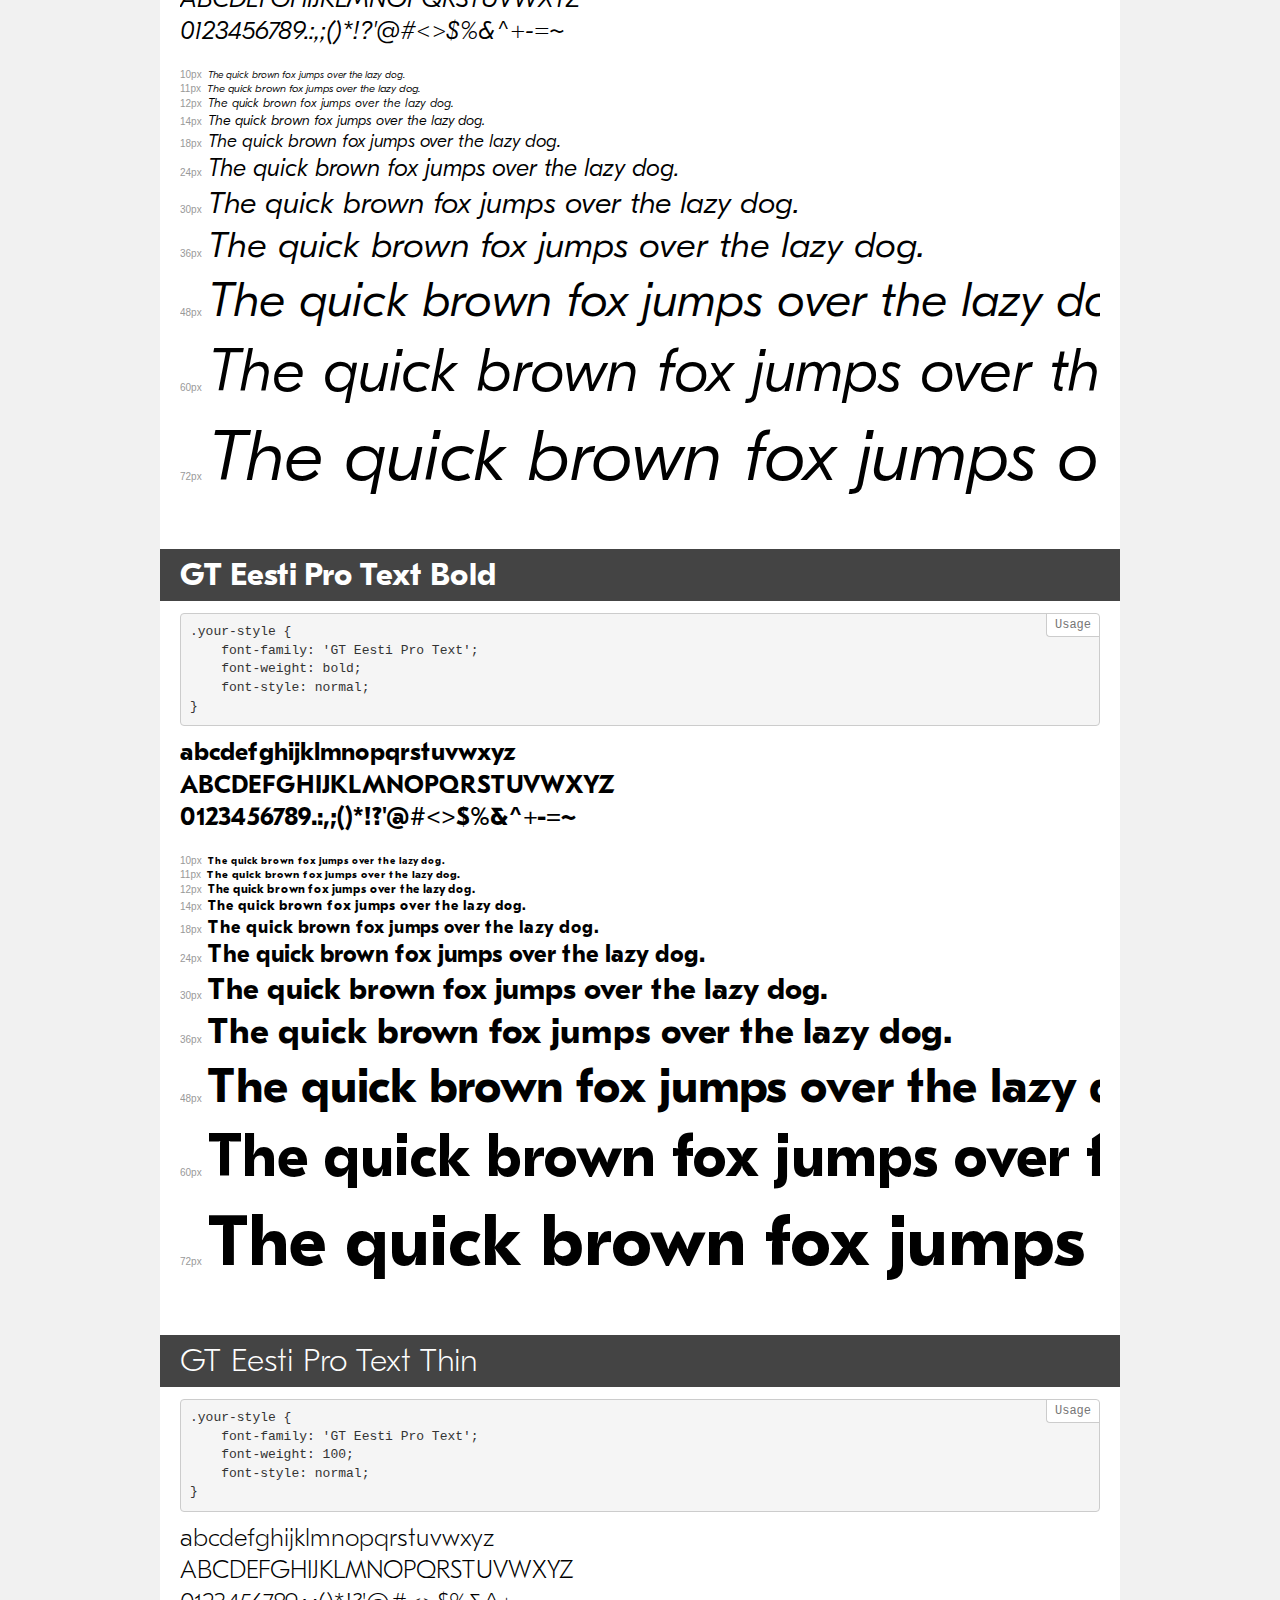
<file: GT Eesti Pro Display/demo.html>
<!DOCTYPE html>
<html>
<head>
    <meta charset="utf-8">
    <meta http-equiv="X-UA-Compatible" content="IE=edge">
    <meta name="viewport" content="width=device-width, initial-scale=1">
    <meta name="robots" content="noindex, noarchive">
    <meta name="format-detection" content="telephone=no">
    <title>Transfonter demo</title>
    <link href="stylesheet.css" rel="stylesheet">
    <style>
        /*
        http://meyerweb.com/eric/tools/css/reset/
        v2.0 | 20110126
        License: none (public domain)
        */
        html, body, div, span, applet, object, iframe,
        h1, h2, h3, h4, h5, h6, p, blockquote, pre,
        a, abbr, acronym, address, big, cite, code,
        del, dfn, em, img, ins, kbd, q, s, samp,
        small, strike, strong, sub, sup, tt, var,
        b, u, i, center,
        dl, dt, dd, ol, ul, li,
        fieldset, form, label, legend,
        table, caption, tbody, tfoot, thead, tr, th, td,
        article, aside, canvas, details, embed,
        figure, figcaption, footer, header, hgroup,
        menu, nav, output, ruby, section, summary,
        time, mark, audio, video {
            margin: 0;
            padding: 0;
            border: 0;
            font-size: 100%;
            font: inherit;
            vertical-align: baseline;
        }
        /* HTML5 display-role reset for older browsers */
        article, aside, details, figcaption, figure,
        footer, header, hgroup, menu, nav, section {
            display: block;
        }
        body {
            line-height: 1;
        }
        ol, ul {
            list-style: none;
        }
        blockquote, q {
            quotes: none;
        }
        blockquote:before, blockquote:after,
        q:before, q:after {
            content: '';
            content: none;
        }
        table {
            border-collapse: collapse;
            border-spacing: 0;
        }
        /* common styles */
        body {
            background: #f1f1f1;
            color: #000;
        }
        .page {
            background: #fff;
            width: 920px;
            margin: 0 auto;
            padding: 20px 20px 0 20px;
            overflow: hidden;
        }
        .font-container {
            overflow-x: auto;
            overflow-y: hidden;
            margin-bottom: 40px;
            line-height: 1.3;
            white-space: nowrap;
            padding-bottom: 5px;
        }
        h1 {
            position: relative;
            background: #444;
            font-size: 32px;
            color: #fff;
            padding: 10px 20px;
            margin: 0 -20px 12px -20px;
        }
        .letters {
            font-size: 25px;
            margin-bottom: 20px;
        }
        .s10:before {
            content: '10px';
        }
        .s11:before {
            content: '11px';
        }
        .s12:before {
            content: '12px';
        }
        .s14:before {
            content: '14px';
        }
        .s18:before {
            content: '18px';
        }
        .s24:before {
            content: '24px';
        }
        .s30:before {
            content: '30px';
        }
        .s36:before {
            content: '36px';
        }
        .s48:before {
            content: '48px';
        }
        .s60:before {
            content: '60px';
        }
        .s72:before {
            content: '72px';
        }
        .s10:before, .s11:before, .s12:before, .s14:before,
        .s18:before, .s24:before, .s30:before, .s36:before,
        .s48:before, .s60:before, .s72:before {
            font-family: Arial, sans-serif;
            font-size: 10px;
            font-weight: normal;
            font-style: normal;
            color: #999;
            padding-right: 6px;
        }
        pre {
            display: block;
            position: relative;
            padding: 9px;
            margin: 0 0 10px;
            font-family: Monaco, Menlo, Consolas, "Courier New", monospace !important;
            font-size: 13px;
            line-height: 1.428571429;
            color: #333;
            font-weight: normal !important;
            font-style: normal !important;
            background-color: #f5f5f5;
            border: 1px solid #ccc;
            overflow-x: auto;
            border-radius: 4px;
        }
        pre:after {
            display: block;
            position: absolute;
            right: 0;
            top: 0;
            content: 'Usage';
            line-height: 1;
            padding: 5px 8px;
            font-size: 12px;
            color: #767676;
            background-color: #fff;
            border: 1px solid #ccc;
            border-right: none;
            border-top: none;
            border-radius: 0 4px 0 4px;
            z-index: 10;
        }
        /* responsive */
        @media (max-width: 959px) {
            .page {
                width: auto;
                margin: 0;
            }
        }
    </style>
</head>
<body>
<div class="page">
    <div class="demo" style="font-family: 'GT Eesti Pro Text'; font-weight: 100; font-style: italic;">
        <h1>GT Eesti Pro Text Thin Italic</h1>
        <pre>.your-style {
    font-family: 'GT Eesti Pro Text';
    font-weight: 100;
    font-style: italic;
}</pre>
        <div class="font-container">
            <p class="letters">
                abcdefghijklmnopqrstuvwxyz<br>
ABCDEFGHIJKLMNOPQRSTUVWXYZ<br>
                0123456789.:,;()*!?'@#<>$%&^+-=~
            </p>
            <p class="s10" style="font-size: 10px;">The quick brown fox jumps over the lazy dog.</p>
            <p class="s11" style="font-size: 11px;">The quick brown fox jumps over the lazy dog.</p>
            <p class="s12" style="font-size: 12px;">The quick brown fox jumps over the lazy dog.</p>
            <p class="s14" style="font-size: 14px;">The quick brown fox jumps over the lazy dog.</p>
            <p class="s18" style="font-size: 18px;">The quick brown fox jumps over the lazy dog.</p>
            <p class="s24" style="font-size: 24px;">The quick brown fox jumps over the lazy dog.</p>
            <p class="s30" style="font-size: 30px;">The quick brown fox jumps over the lazy dog.</p>
            <p class="s36" style="font-size: 36px;">The quick brown fox jumps over the lazy dog.</p>
            <p class="s48" style="font-size: 48px;">The quick brown fox jumps over the lazy dog.</p>
            <p class="s60" style="font-size: 60px;">The quick brown fox jumps over the lazy dog.</p>
            <p class="s72" style="font-size: 72px;">The quick brown fox jumps over the lazy dog.</p>
        </div>
    </div>
    <div class="demo" style="font-family: 'GT Eesti Pro Text'; font-weight: 500; font-style: normal;">
        <h1>GT Eesti Pro Text Medium</h1>
        <pre>.your-style {
    font-family: 'GT Eesti Pro Text';
    font-weight: 500;
    font-style: normal;
}</pre>
        <div class="font-container">
            <p class="letters">
                abcdefghijklmnopqrstuvwxyz<br>
ABCDEFGHIJKLMNOPQRSTUVWXYZ<br>
                0123456789.:,;()*!?'@#<>$%&^+-=~
            </p>
            <p class="s10" style="font-size: 10px;">The quick brown fox jumps over the lazy dog.</p>
            <p class="s11" style="font-size: 11px;">The quick brown fox jumps over the lazy dog.</p>
            <p class="s12" style="font-size: 12px;">The quick brown fox jumps over the lazy dog.</p>
            <p class="s14" style="font-size: 14px;">The quick brown fox jumps over the lazy dog.</p>
            <p class="s18" style="font-size: 18px;">The quick brown fox jumps over the lazy dog.</p>
            <p class="s24" style="font-size: 24px;">The quick brown fox jumps over the lazy dog.</p>
            <p class="s30" style="font-size: 30px;">The quick brown fox jumps over the lazy dog.</p>
            <p class="s36" style="font-size: 36px;">The quick brown fox jumps over the lazy dog.</p>
            <p class="s48" style="font-size: 48px;">The quick brown fox jumps over the lazy dog.</p>
            <p class="s60" style="font-size: 60px;">The quick brown fox jumps over the lazy dog.</p>
            <p class="s72" style="font-size: 72px;">The quick brown fox jumps over the lazy dog.</p>
        </div>
    </div>
    <div class="demo" style="font-family: 'GT Eesti Pro Text'; font-weight: 300; font-style: italic;">
        <h1>GT Eesti Pro Text Light Italic</h1>
        <pre>.your-style {
    font-family: 'GT Eesti Pro Text';
    font-weight: 300;
    font-style: italic;
}</pre>
        <div class="font-container">
            <p class="letters">
                abcdefghijklmnopqrstuvwxyz<br>
ABCDEFGHIJKLMNOPQRSTUVWXYZ<br>
                0123456789.:,;()*!?'@#<>$%&^+-=~
            </p>
            <p class="s10" style="font-size: 10px;">The quick brown fox jumps over the lazy dog.</p>
            <p class="s11" style="font-size: 11px;">The quick brown fox jumps over the lazy dog.</p>
            <p class="s12" style="font-size: 12px;">The quick brown fox jumps over the lazy dog.</p>
            <p class="s14" style="font-size: 14px;">The quick brown fox jumps over the lazy dog.</p>
            <p class="s18" style="font-size: 18px;">The quick brown fox jumps over the lazy dog.</p>
            <p class="s24" style="font-size: 24px;">The quick brown fox jumps over the lazy dog.</p>
            <p class="s30" style="font-size: 30px;">The quick brown fox jumps over the lazy dog.</p>
            <p class="s36" style="font-size: 36px;">The quick brown fox jumps over the lazy dog.</p>
            <p class="s48" style="font-size: 48px;">The quick brown fox jumps over the lazy dog.</p>
            <p class="s60" style="font-size: 60px;">The quick brown fox jumps over the lazy dog.</p>
            <p class="s72" style="font-size: 72px;">The quick brown fox jumps over the lazy dog.</p>
        </div>
    </div>
    <div class="demo" style="font-family: 'GT Eesti Pro Display'; font-weight: bold; font-style: normal;">
        <h1>GT Eesti Pro Display Bold</h1>
        <pre>.your-style {
    font-family: 'GT Eesti Pro Display';
    font-weight: bold;
    font-style: normal;
}</pre>
        <div class="font-container">
            <p class="letters">
                abcdefghijklmnopqrstuvwxyz<br>
ABCDEFGHIJKLMNOPQRSTUVWXYZ<br>
                0123456789.:,;()*!?'@#<>$%&^+-=~
            </p>
            <p class="s10" style="font-size: 10px;">The quick brown fox jumps over the lazy dog.</p>
            <p class="s11" style="font-size: 11px;">The quick brown fox jumps over the lazy dog.</p>
            <p class="s12" style="font-size: 12px;">The quick brown fox jumps over the lazy dog.</p>
            <p class="s14" style="font-size: 14px;">The quick brown fox jumps over the lazy dog.</p>
            <p class="s18" style="font-size: 18px;">The quick brown fox jumps over the lazy dog.</p>
            <p class="s24" style="font-size: 24px;">The quick brown fox jumps over the lazy dog.</p>
            <p class="s30" style="font-size: 30px;">The quick brown fox jumps over the lazy dog.</p>
            <p class="s36" style="font-size: 36px;">The quick brown fox jumps over the lazy dog.</p>
            <p class="s48" style="font-size: 48px;">The quick brown fox jumps over the lazy dog.</p>
            <p class="s60" style="font-size: 60px;">The quick brown fox jumps over the lazy dog.</p>
            <p class="s72" style="font-size: 72px;">The quick brown fox jumps over the lazy dog.</p>
        </div>
    </div>
    <div class="demo" style="font-family: 'GT Eesti Pro Text'; font-weight: 300; font-style: normal;">
        <h1>GT Eesti Pro Text Light</h1>
        <pre>.your-style {
    font-family: 'GT Eesti Pro Text';
    font-weight: 300;
    font-style: normal;
}</pre>
        <div class="font-container">
            <p class="letters">
                abcdefghijklmnopqrstuvwxyz<br>
ABCDEFGHIJKLMNOPQRSTUVWXYZ<br>
                0123456789.:,;()*!?'@#<>$%&^+-=~
            </p>
            <p class="s10" style="font-size: 10px;">The quick brown fox jumps over the lazy dog.</p>
            <p class="s11" style="font-size: 11px;">The quick brown fox jumps over the lazy dog.</p>
            <p class="s12" style="font-size: 12px;">The quick brown fox jumps over the lazy dog.</p>
            <p class="s14" style="font-size: 14px;">The quick brown fox jumps over the lazy dog.</p>
            <p class="s18" style="font-size: 18px;">The quick brown fox jumps over the lazy dog.</p>
            <p class="s24" style="font-size: 24px;">The quick brown fox jumps over the lazy dog.</p>
            <p class="s30" style="font-size: 30px;">The quick brown fox jumps over the lazy dog.</p>
            <p class="s36" style="font-size: 36px;">The quick brown fox jumps over the lazy dog.</p>
            <p class="s48" style="font-size: 48px;">The quick brown fox jumps over the lazy dog.</p>
            <p class="s60" style="font-size: 60px;">The quick brown fox jumps over the lazy dog.</p>
            <p class="s72" style="font-size: 72px;">The quick brown fox jumps over the lazy dog.</p>
        </div>
    </div>
    <div class="demo" style="font-family: 'GT Eesti Pro Display'; font-weight: 500; font-style: italic;">
        <h1>GT Eesti Pro Display Medium Italic</h1>
        <pre>.your-style {
    font-family: 'GT Eesti Pro Display';
    font-weight: 500;
    font-style: italic;
}</pre>
        <div class="font-container">
            <p class="letters">
                abcdefghijklmnopqrstuvwxyz<br>
ABCDEFGHIJKLMNOPQRSTUVWXYZ<br>
                0123456789.:,;()*!?'@#<>$%&^+-=~
            </p>
            <p class="s10" style="font-size: 10px;">The quick brown fox jumps over the lazy dog.</p>
            <p class="s11" style="font-size: 11px;">The quick brown fox jumps over the lazy dog.</p>
            <p class="s12" style="font-size: 12px;">The quick brown fox jumps over the lazy dog.</p>
            <p class="s14" style="font-size: 14px;">The quick brown fox jumps over the lazy dog.</p>
            <p class="s18" style="font-size: 18px;">The quick brown fox jumps over the lazy dog.</p>
            <p class="s24" style="font-size: 24px;">The quick brown fox jumps over the lazy dog.</p>
            <p class="s30" style="font-size: 30px;">The quick brown fox jumps over the lazy dog.</p>
            <p class="s36" style="font-size: 36px;">The quick brown fox jumps over the lazy dog.</p>
            <p class="s48" style="font-size: 48px;">The quick brown fox jumps over the lazy dog.</p>
            <p class="s60" style="font-size: 60px;">The quick brown fox jumps over the lazy dog.</p>
            <p class="s72" style="font-size: 72px;">The quick brown fox jumps over the lazy dog.</p>
        </div>
    </div>
    <div class="demo" style="font-family: 'GT Eesti Pro Text'; font-weight: normal; font-style: italic;">
        <h1>GT Eesti Pro Text Regular Italic</h1>
        <pre>.your-style {
    font-family: 'GT Eesti Pro Text';
    font-weight: normal;
    font-style: italic;
}</pre>
        <div class="font-container">
            <p class="letters">
                abcdefghijklmnopqrstuvwxyz<br>
ABCDEFGHIJKLMNOPQRSTUVWXYZ<br>
                0123456789.:,;()*!?'@#<>$%&^+-=~
            </p>
            <p class="s10" style="font-size: 10px;">The quick brown fox jumps over the lazy dog.</p>
            <p class="s11" style="font-size: 11px;">The quick brown fox jumps over the lazy dog.</p>
            <p class="s12" style="font-size: 12px;">The quick brown fox jumps over the lazy dog.</p>
            <p class="s14" style="font-size: 14px;">The quick brown fox jumps over the lazy dog.</p>
            <p class="s18" style="font-size: 18px;">The quick brown fox jumps over the lazy dog.</p>
            <p class="s24" style="font-size: 24px;">The quick brown fox jumps over the lazy dog.</p>
            <p class="s30" style="font-size: 30px;">The quick brown fox jumps over the lazy dog.</p>
            <p class="s36" style="font-size: 36px;">The quick brown fox jumps over the lazy dog.</p>
            <p class="s48" style="font-size: 48px;">The quick brown fox jumps over the lazy dog.</p>
            <p class="s60" style="font-size: 60px;">The quick brown fox jumps over the lazy dog.</p>
            <p class="s72" style="font-size: 72px;">The quick brown fox jumps over the lazy dog.</p>
        </div>
    </div>
    <div class="demo" style="font-family: 'GT Eesti Pro Text Book'; font-weight: normal; font-style: normal;">
        <h1>GT Eesti Pro Text Book</h1>
        <pre>.your-style {
    font-family: 'GT Eesti Pro Text Book';
    font-weight: normal;
    font-style: normal;
}</pre>
        <div class="font-container">
            <p class="letters">
                abcdefghijklmnopqrstuvwxyz<br>
ABCDEFGHIJKLMNOPQRSTUVWXYZ<br>
                0123456789.:,;()*!?'@#<>$%&^+-=~
            </p>
            <p class="s10" style="font-size: 10px;">The quick brown fox jumps over the lazy dog.</p>
            <p class="s11" style="font-size: 11px;">The quick brown fox jumps over the lazy dog.</p>
            <p class="s12" style="font-size: 12px;">The quick brown fox jumps over the lazy dog.</p>
            <p class="s14" style="font-size: 14px;">The quick brown fox jumps over the lazy dog.</p>
            <p class="s18" style="font-size: 18px;">The quick brown fox jumps over the lazy dog.</p>
            <p class="s24" style="font-size: 24px;">The quick brown fox jumps over the lazy dog.</p>
            <p class="s30" style="font-size: 30px;">The quick brown fox jumps over the lazy dog.</p>
            <p class="s36" style="font-size: 36px;">The quick brown fox jumps over the lazy dog.</p>
            <p class="s48" style="font-size: 48px;">The quick brown fox jumps over the lazy dog.</p>
            <p class="s60" style="font-size: 60px;">The quick brown fox jumps over the lazy dog.</p>
            <p class="s72" style="font-size: 72px;">The quick brown fox jumps over the lazy dog.</p>
        </div>
    </div>
    <div class="demo" style="font-family: 'GT Eesti Pro Text'; font-weight: bold; font-style: italic;">
        <h1>GT Eesti Pro Text Bold Italic</h1>
        <pre>.your-style {
    font-family: 'GT Eesti Pro Text';
    font-weight: bold;
    font-style: italic;
}</pre>
        <div class="font-container">
            <p class="letters">
                abcdefghijklmnopqrstuvwxyz<br>
ABCDEFGHIJKLMNOPQRSTUVWXYZ<br>
                0123456789.:,;()*!?'@#<>$%&^+-=~
            </p>
            <p class="s10" style="font-size: 10px;">The quick brown fox jumps over the lazy dog.</p>
            <p class="s11" style="font-size: 11px;">The quick brown fox jumps over the lazy dog.</p>
            <p class="s12" style="font-size: 12px;">The quick brown fox jumps over the lazy dog.</p>
            <p class="s14" style="font-size: 14px;">The quick brown fox jumps over the lazy dog.</p>
            <p class="s18" style="font-size: 18px;">The quick brown fox jumps over the lazy dog.</p>
            <p class="s24" style="font-size: 24px;">The quick brown fox jumps over the lazy dog.</p>
            <p class="s30" style="font-size: 30px;">The quick brown fox jumps over the lazy dog.</p>
            <p class="s36" style="font-size: 36px;">The quick brown fox jumps over the lazy dog.</p>
            <p class="s48" style="font-size: 48px;">The quick brown fox jumps over the lazy dog.</p>
            <p class="s60" style="font-size: 60px;">The quick brown fox jumps over the lazy dog.</p>
            <p class="s72" style="font-size: 72px;">The quick brown fox jumps over the lazy dog.</p>
        </div>
    </div>
    <div class="demo" style="font-family: 'GT Eesti Pro Text'; font-weight: 200; font-style: italic;">
        <h1>GT Eesti Pro Text UltraLight Italic</h1>
        <pre>.your-style {
    font-family: 'GT Eesti Pro Text';
    font-weight: 200;
    font-style: italic;
}</pre>
        <div class="font-container">
            <p class="letters">
                abcdefghijklmnopqrstuvwxyz<br>
ABCDEFGHIJKLMNOPQRSTUVWXYZ<br>
                0123456789.:,;()*!?'@#<>$%&^+-=~
            </p>
            <p class="s10" style="font-size: 10px;">The quick brown fox jumps over the lazy dog.</p>
            <p class="s11" style="font-size: 11px;">The quick brown fox jumps over the lazy dog.</p>
            <p class="s12" style="font-size: 12px;">The quick brown fox jumps over the lazy dog.</p>
            <p class="s14" style="font-size: 14px;">The quick brown fox jumps over the lazy dog.</p>
            <p class="s18" style="font-size: 18px;">The quick brown fox jumps over the lazy dog.</p>
            <p class="s24" style="font-size: 24px;">The quick brown fox jumps over the lazy dog.</p>
            <p class="s30" style="font-size: 30px;">The quick brown fox jumps over the lazy dog.</p>
            <p class="s36" style="font-size: 36px;">The quick brown fox jumps over the lazy dog.</p>
            <p class="s48" style="font-size: 48px;">The quick brown fox jumps over the lazy dog.</p>
            <p class="s60" style="font-size: 60px;">The quick brown fox jumps over the lazy dog.</p>
            <p class="s72" style="font-size: 72px;">The quick brown fox jumps over the lazy dog.</p>
        </div>
    </div>
    <div class="demo" style="font-family: 'GT Eesti Pro Display'; font-weight: 100; font-style: normal;">
        <h1>GT Eesti Pro Display Thin</h1>
        <pre>.your-style {
    font-family: 'GT Eesti Pro Display';
    font-weight: 100;
    font-style: normal;
}</pre>
        <div class="font-container">
            <p class="letters">
                abcdefghijklmnopqrstuvwxyz<br>
ABCDEFGHIJKLMNOPQRSTUVWXYZ<br>
                0123456789.:,;()*!?'@#<>$%&^+-=~
            </p>
            <p class="s10" style="font-size: 10px;">The quick brown fox jumps over the lazy dog.</p>
            <p class="s11" style="font-size: 11px;">The quick brown fox jumps over the lazy dog.</p>
            <p class="s12" style="font-size: 12px;">The quick brown fox jumps over the lazy dog.</p>
            <p class="s14" style="font-size: 14px;">The quick brown fox jumps over the lazy dog.</p>
            <p class="s18" style="font-size: 18px;">The quick brown fox jumps over the lazy dog.</p>
            <p class="s24" style="font-size: 24px;">The quick brown fox jumps over the lazy dog.</p>
            <p class="s30" style="font-size: 30px;">The quick brown fox jumps over the lazy dog.</p>
            <p class="s36" style="font-size: 36px;">The quick brown fox jumps over the lazy dog.</p>
            <p class="s48" style="font-size: 48px;">The quick brown fox jumps over the lazy dog.</p>
            <p class="s60" style="font-size: 60px;">The quick brown fox jumps over the lazy dog.</p>
            <p class="s72" style="font-size: 72px;">The quick brown fox jumps over the lazy dog.</p>
        </div>
    </div>
    <div class="demo" style="font-family: 'GT Eesti Pro Text'; font-weight: normal; font-style: normal;">
        <h1>GT Eesti Pro Text Regular</h1>
        <pre>.your-style {
    font-family: 'GT Eesti Pro Text';
    font-weight: normal;
    font-style: normal;
}</pre>
        <div class="font-container">
            <p class="letters">
                abcdefghijklmnopqrstuvwxyz<br>
ABCDEFGHIJKLMNOPQRSTUVWXYZ<br>
                0123456789.:,;()*!?'@#<>$%&^+-=~
            </p>
            <p class="s10" style="font-size: 10px;">The quick brown fox jumps over the lazy dog.</p>
            <p class="s11" style="font-size: 11px;">The quick brown fox jumps over the lazy dog.</p>
            <p class="s12" style="font-size: 12px;">The quick brown fox jumps over the lazy dog.</p>
            <p class="s14" style="font-size: 14px;">The quick brown fox jumps over the lazy dog.</p>
            <p class="s18" style="font-size: 18px;">The quick brown fox jumps over the lazy dog.</p>
            <p class="s24" style="font-size: 24px;">The quick brown fox jumps over the lazy dog.</p>
            <p class="s30" style="font-size: 30px;">The quick brown fox jumps over the lazy dog.</p>
            <p class="s36" style="font-size: 36px;">The quick brown fox jumps over the lazy dog.</p>
            <p class="s48" style="font-size: 48px;">The quick brown fox jumps over the lazy dog.</p>
            <p class="s60" style="font-size: 60px;">The quick brown fox jumps over the lazy dog.</p>
            <p class="s72" style="font-size: 72px;">The quick brown fox jumps over the lazy dog.</p>
        </div>
    </div>
    <div class="demo" style="font-family: 'GT Eesti Pro Display'; font-weight: 300; font-style: normal;">
        <h1>GT Eesti Pro Display Light</h1>
        <pre>.your-style {
    font-family: 'GT Eesti Pro Display';
    font-weight: 300;
    font-style: normal;
}</pre>
        <div class="font-container">
            <p class="letters">
                abcdefghijklmnopqrstuvwxyz<br>
ABCDEFGHIJKLMNOPQRSTUVWXYZ<br>
                0123456789.:,;()*!?'@#<>$%&^+-=~
            </p>
            <p class="s10" style="font-size: 10px;">The quick brown fox jumps over the lazy dog.</p>
            <p class="s11" style="font-size: 11px;">The quick brown fox jumps over the lazy dog.</p>
            <p class="s12" style="font-size: 12px;">The quick brown fox jumps over the lazy dog.</p>
            <p class="s14" style="font-size: 14px;">The quick brown fox jumps over the lazy dog.</p>
            <p class="s18" style="font-size: 18px;">The quick brown fox jumps over the lazy dog.</p>
            <p class="s24" style="font-size: 24px;">The quick brown fox jumps over the lazy dog.</p>
            <p class="s30" style="font-size: 30px;">The quick brown fox jumps over the lazy dog.</p>
            <p class="s36" style="font-size: 36px;">The quick brown fox jumps over the lazy dog.</p>
            <p class="s48" style="font-size: 48px;">The quick brown fox jumps over the lazy dog.</p>
            <p class="s60" style="font-size: 60px;">The quick brown fox jumps over the lazy dog.</p>
            <p class="s72" style="font-size: 72px;">The quick brown fox jumps over the lazy dog.</p>
        </div>
    </div>
    <div class="demo" style="font-family: 'GT Eesti Pro Display'; font-weight: 800; font-style: normal;">
        <h1>GT Eesti Pro Display UltraBold</h1>
        <pre>.your-style {
    font-family: 'GT Eesti Pro Display';
    font-weight: 800;
    font-style: normal;
}</pre>
        <div class="font-container">
            <p class="letters">
                abcdefghijklmnopqrstuvwxyz<br>
ABCDEFGHIJKLMNOPQRSTUVWXYZ<br>
                0123456789.:,;()*!?'@#<>$%&^+-=~
            </p>
            <p class="s10" style="font-size: 10px;">The quick brown fox jumps over the lazy dog.</p>
            <p class="s11" style="font-size: 11px;">The quick brown fox jumps over the lazy dog.</p>
            <p class="s12" style="font-size: 12px;">The quick brown fox jumps over the lazy dog.</p>
            <p class="s14" style="font-size: 14px;">The quick brown fox jumps over the lazy dog.</p>
            <p class="s18" style="font-size: 18px;">The quick brown fox jumps over the lazy dog.</p>
            <p class="s24" style="font-size: 24px;">The quick brown fox jumps over the lazy dog.</p>
            <p class="s30" style="font-size: 30px;">The quick brown fox jumps over the lazy dog.</p>
            <p class="s36" style="font-size: 36px;">The quick brown fox jumps over the lazy dog.</p>
            <p class="s48" style="font-size: 48px;">The quick brown fox jumps over the lazy dog.</p>
            <p class="s60" style="font-size: 60px;">The quick brown fox jumps over the lazy dog.</p>
            <p class="s72" style="font-size: 72px;">The quick brown fox jumps over the lazy dog.</p>
        </div>
    </div>
    <div class="demo" style="font-family: 'GT Eesti Pro Display'; font-weight: 800; font-style: italic;">
        <h1>GT Eesti Pro Display UltraBold Italic</h1>
        <pre>.your-style {
    font-family: 'GT Eesti Pro Display';
    font-weight: 800;
    font-style: italic;
}</pre>
        <div class="font-container">
            <p class="letters">
                abcdefghijklmnopqrstuvwxyz<br>
ABCDEFGHIJKLMNOPQRSTUVWXYZ<br>
                0123456789.:,;()*!?'@#<>$%&^+-=~
            </p>
            <p class="s10" style="font-size: 10px;">The quick brown fox jumps over the lazy dog.</p>
            <p class="s11" style="font-size: 11px;">The quick brown fox jumps over the lazy dog.</p>
            <p class="s12" style="font-size: 12px;">The quick brown fox jumps over the lazy dog.</p>
            <p class="s14" style="font-size: 14px;">The quick brown fox jumps over the lazy dog.</p>
            <p class="s18" style="font-size: 18px;">The quick brown fox jumps over the lazy dog.</p>
            <p class="s24" style="font-size: 24px;">The quick brown fox jumps over the lazy dog.</p>
            <p class="s30" style="font-size: 30px;">The quick brown fox jumps over the lazy dog.</p>
            <p class="s36" style="font-size: 36px;">The quick brown fox jumps over the lazy dog.</p>
            <p class="s48" style="font-size: 48px;">The quick brown fox jumps over the lazy dog.</p>
            <p class="s60" style="font-size: 60px;">The quick brown fox jumps over the lazy dog.</p>
            <p class="s72" style="font-size: 72px;">The quick brown fox jumps over the lazy dog.</p>
        </div>
    </div>
    <div class="demo" style="font-family: 'GT Eesti Pro Display'; font-weight: 500; font-style: normal;">
        <h1>GT Eesti Pro Display Medium</h1>
        <pre>.your-style {
    font-family: 'GT Eesti Pro Display';
    font-weight: 500;
    font-style: normal;
}</pre>
        <div class="font-container">
            <p class="letters">
                abcdefghijklmnopqrstuvwxyz<br>
ABCDEFGHIJKLMNOPQRSTUVWXYZ<br>
                0123456789.:,;()*!?'@#<>$%&^+-=~
            </p>
            <p class="s10" style="font-size: 10px;">The quick brown fox jumps over the lazy dog.</p>
            <p class="s11" style="font-size: 11px;">The quick brown fox jumps over the lazy dog.</p>
            <p class="s12" style="font-size: 12px;">The quick brown fox jumps over the lazy dog.</p>
            <p class="s14" style="font-size: 14px;">The quick brown fox jumps over the lazy dog.</p>
            <p class="s18" style="font-size: 18px;">The quick brown fox jumps over the lazy dog.</p>
            <p class="s24" style="font-size: 24px;">The quick brown fox jumps over the lazy dog.</p>
            <p class="s30" style="font-size: 30px;">The quick brown fox jumps over the lazy dog.</p>
            <p class="s36" style="font-size: 36px;">The quick brown fox jumps over the lazy dog.</p>
            <p class="s48" style="font-size: 48px;">The quick brown fox jumps over the lazy dog.</p>
            <p class="s60" style="font-size: 60px;">The quick brown fox jumps over the lazy dog.</p>
            <p class="s72" style="font-size: 72px;">The quick brown fox jumps over the lazy dog.</p>
        </div>
    </div>
    <div class="demo" style="font-family: 'GT Eesti Pro Display'; font-weight: 200; font-style: normal;">
        <h1>GT Eesti Pro Display UltraLight</h1>
        <pre>.your-style {
    font-family: 'GT Eesti Pro Display';
    font-weight: 200;
    font-style: normal;
}</pre>
        <div class="font-container">
            <p class="letters">
                abcdefghijklmnopqrstuvwxyz<br>
ABCDEFGHIJKLMNOPQRSTUVWXYZ<br>
                0123456789.:,;()*!?'@#<>$%&^+-=~
            </p>
            <p class="s10" style="font-size: 10px;">The quick brown fox jumps over the lazy dog.</p>
            <p class="s11" style="font-size: 11px;">The quick brown fox jumps over the lazy dog.</p>
            <p class="s12" style="font-size: 12px;">The quick brown fox jumps over the lazy dog.</p>
            <p class="s14" style="font-size: 14px;">The quick brown fox jumps over the lazy dog.</p>
            <p class="s18" style="font-size: 18px;">The quick brown fox jumps over the lazy dog.</p>
            <p class="s24" style="font-size: 24px;">The quick brown fox jumps over the lazy dog.</p>
            <p class="s30" style="font-size: 30px;">The quick brown fox jumps over the lazy dog.</p>
            <p class="s36" style="font-size: 36px;">The quick brown fox jumps over the lazy dog.</p>
            <p class="s48" style="font-size: 48px;">The quick brown fox jumps over the lazy dog.</p>
            <p class="s60" style="font-size: 60px;">The quick brown fox jumps over the lazy dog.</p>
            <p class="s72" style="font-size: 72px;">The quick brown fox jumps over the lazy dog.</p>
        </div>
    </div>
    <div class="demo" style="font-family: 'GT Eesti Pro Display'; font-weight: normal; font-style: italic;">
        <h1>GT Eesti Pro Display Regular Italic</h1>
        <pre>.your-style {
    font-family: 'GT Eesti Pro Display';
    font-weight: normal;
    font-style: italic;
}</pre>
        <div class="font-container">
            <p class="letters">
                abcdefghijklmnopqrstuvwxyz<br>
ABCDEFGHIJKLMNOPQRSTUVWXYZ<br>
                0123456789.:,;()*!?'@#<>$%&^+-=~
            </p>
            <p class="s10" style="font-size: 10px;">The quick brown fox jumps over the lazy dog.</p>
            <p class="s11" style="font-size: 11px;">The quick brown fox jumps over the lazy dog.</p>
            <p class="s12" style="font-size: 12px;">The quick brown fox jumps over the lazy dog.</p>
            <p class="s14" style="font-size: 14px;">The quick brown fox jumps over the lazy dog.</p>
            <p class="s18" style="font-size: 18px;">The quick brown fox jumps over the lazy dog.</p>
            <p class="s24" style="font-size: 24px;">The quick brown fox jumps over the lazy dog.</p>
            <p class="s30" style="font-size: 30px;">The quick brown fox jumps over the lazy dog.</p>
            <p class="s36" style="font-size: 36px;">The quick brown fox jumps over the lazy dog.</p>
            <p class="s48" style="font-size: 48px;">The quick brown fox jumps over the lazy dog.</p>
            <p class="s60" style="font-size: 60px;">The quick brown fox jumps over the lazy dog.</p>
            <p class="s72" style="font-size: 72px;">The quick brown fox jumps over the lazy dog.</p>
        </div>
    </div>
    <div class="demo" style="font-family: 'GT Eesti Pro Display'; font-weight: 300; font-style: italic;">
        <h1>GT Eesti Pro Display Light Italic</h1>
        <pre>.your-style {
    font-family: 'GT Eesti Pro Display';
    font-weight: 300;
    font-style: italic;
}</pre>
        <div class="font-container">
            <p class="letters">
                abcdefghijklmnopqrstuvwxyz<br>
ABCDEFGHIJKLMNOPQRSTUVWXYZ<br>
                0123456789.:,;()*!?'@#<>$%&^+-=~
            </p>
            <p class="s10" style="font-size: 10px;">The quick brown fox jumps over the lazy dog.</p>
            <p class="s11" style="font-size: 11px;">The quick brown fox jumps over the lazy dog.</p>
            <p class="s12" style="font-size: 12px;">The quick brown fox jumps over the lazy dog.</p>
            <p class="s14" style="font-size: 14px;">The quick brown fox jumps over the lazy dog.</p>
            <p class="s18" style="font-size: 18px;">The quick brown fox jumps over the lazy dog.</p>
            <p class="s24" style="font-size: 24px;">The quick brown fox jumps over the lazy dog.</p>
            <p class="s30" style="font-size: 30px;">The quick brown fox jumps over the lazy dog.</p>
            <p class="s36" style="font-size: 36px;">The quick brown fox jumps over the lazy dog.</p>
            <p class="s48" style="font-size: 48px;">The quick brown fox jumps over the lazy dog.</p>
            <p class="s60" style="font-size: 60px;">The quick brown fox jumps over the lazy dog.</p>
            <p class="s72" style="font-size: 72px;">The quick brown fox jumps over the lazy dog.</p>
        </div>
    </div>
    <div class="demo" style="font-family: 'GT Eesti Pro Text'; font-weight: bold; font-style: normal;">
        <h1>GT Eesti Pro Text Bold</h1>
        <pre>.your-style {
    font-family: 'GT Eesti Pro Text';
    font-weight: bold;
    font-style: normal;
}</pre>
        <div class="font-container">
            <p class="letters">
                abcdefghijklmnopqrstuvwxyz<br>
ABCDEFGHIJKLMNOPQRSTUVWXYZ<br>
                0123456789.:,;()*!?'@#<>$%&^+-=~
            </p>
            <p class="s10" style="font-size: 10px;">The quick brown fox jumps over the lazy dog.</p>
            <p class="s11" style="font-size: 11px;">The quick brown fox jumps over the lazy dog.</p>
            <p class="s12" style="font-size: 12px;">The quick brown fox jumps over the lazy dog.</p>
            <p class="s14" style="font-size: 14px;">The quick brown fox jumps over the lazy dog.</p>
            <p class="s18" style="font-size: 18px;">The quick brown fox jumps over the lazy dog.</p>
            <p class="s24" style="font-size: 24px;">The quick brown fox jumps over the lazy dog.</p>
            <p class="s30" style="font-size: 30px;">The quick brown fox jumps over the lazy dog.</p>
            <p class="s36" style="font-size: 36px;">The quick brown fox jumps over the lazy dog.</p>
            <p class="s48" style="font-size: 48px;">The quick brown fox jumps over the lazy dog.</p>
            <p class="s60" style="font-size: 60px;">The quick brown fox jumps over the lazy dog.</p>
            <p class="s72" style="font-size: 72px;">The quick brown fox jumps over the lazy dog.</p>
        </div>
    </div>
    <div class="demo" style="font-family: 'GT Eesti Pro Text'; font-weight: 100; font-style: normal;">
        <h1>GT Eesti Pro Text Thin</h1>
        <pre>.your-style {
    font-family: 'GT Eesti Pro Text';
    font-weight: 100;
    font-style: normal;
}</pre>
        <div class="font-container">
            <p class="letters">
                abcdefghijklmnopqrstuvwxyz<br>
ABCDEFGHIJKLMNOPQRSTUVWXYZ<br>
                0123456789.:,;()*!?'@#<>$%&^+-=~
            </p>
            <p class="s10" style="font-size: 10px;">The quick brown fox jumps over the lazy dog.</p>
            <p class="s11" style="font-size: 11px;">The quick brown fox jumps over the lazy dog.</p>
            <p class="s12" style="font-size: 12px;">The quick brown fox jumps over the lazy dog.</p>
            <p class="s14" style="font-size: 14px;">The quick brown fox jumps over the lazy dog.</p>
            <p class="s18" style="font-size: 18px;">The quick brown fox jumps over the lazy dog.</p>
            <p class="s24" style="font-size: 24px;">The quick brown fox jumps over the lazy dog.</p>
            <p class="s30" style="font-size: 30px;">The quick brown fox jumps over the lazy dog.</p>
            <p class="s36" style="font-size: 36px;">The quick brown fox jumps over the lazy dog.</p>
            <p class="s48" style="font-size: 48px;">The quick brown fox jumps over the lazy dog.</p>
            <p class="s60" style="font-size: 60px;">The quick brown fox jumps over the lazy dog.</p>
            <p class="s72" style="font-size: 72px;">The quick brown fox jumps over the lazy dog.</p>
        </div>
    </div>
    <div class="demo" style="font-family: 'GT Eesti Pro Display'; font-weight: 200; font-style: italic;">
        <h1>GT Eesti Pro Display UltraLight Italic</h1>
        <pre>.your-style {
    font-family: 'GT Eesti Pro Display';
    font-weight: 200;
    font-style: italic;
}</pre>
        <div class="font-container">
            <p class="letters">
                abcdefghijklmnopqrstuvwxyz<br>
ABCDEFGHIJKLMNOPQRSTUVWXYZ<br>
                0123456789.:,;()*!?'@#<>$%&^+-=~
            </p>
            <p class="s10" style="font-size: 10px;">The quick brown fox jumps over the lazy dog.</p>
            <p class="s11" style="font-size: 11px;">The quick brown fox jumps over the lazy dog.</p>
            <p class="s12" style="font-size: 12px;">The quick brown fox jumps over the lazy dog.</p>
            <p class="s14" style="font-size: 14px;">The quick brown fox jumps over the lazy dog.</p>
            <p class="s18" style="font-size: 18px;">The quick brown fox jumps over the lazy dog.</p>
            <p class="s24" style="font-size: 24px;">The quick brown fox jumps over the lazy dog.</p>
            <p class="s30" style="font-size: 30px;">The quick brown fox jumps over the lazy dog.</p>
            <p class="s36" style="font-size: 36px;">The quick brown fox jumps over the lazy dog.</p>
            <p class="s48" style="font-size: 48px;">The quick brown fox jumps over the lazy dog.</p>
            <p class="s60" style="font-size: 60px;">The quick brown fox jumps over the lazy dog.</p>
            <p class="s72" style="font-size: 72px;">The quick brown fox jumps over the lazy dog.</p>
        </div>
    </div>
    <div class="demo" style="font-family: 'GT Eesti Pro Display'; font-weight: bold; font-style: italic;">
        <h1>GT Eesti Pro Display Bold Italic</h1>
        <pre>.your-style {
    font-family: 'GT Eesti Pro Display';
    font-weight: bold;
    font-style: italic;
}</pre>
        <div class="font-container">
            <p class="letters">
                abcdefghijklmnopqrstuvwxyz<br>
ABCDEFGHIJKLMNOPQRSTUVWXYZ<br>
                0123456789.:,;()*!?'@#<>$%&^+-=~
            </p>
            <p class="s10" style="font-size: 10px;">The quick brown fox jumps over the lazy dog.</p>
            <p class="s11" style="font-size: 11px;">The quick brown fox jumps over the lazy dog.</p>
            <p class="s12" style="font-size: 12px;">The quick brown fox jumps over the lazy dog.</p>
            <p class="s14" style="font-size: 14px;">The quick brown fox jumps over the lazy dog.</p>
            <p class="s18" style="font-size: 18px;">The quick brown fox jumps over the lazy dog.</p>
            <p class="s24" style="font-size: 24px;">The quick brown fox jumps over the lazy dog.</p>
            <p class="s30" style="font-size: 30px;">The quick brown fox jumps over the lazy dog.</p>
            <p class="s36" style="font-size: 36px;">The quick brown fox jumps over the lazy dog.</p>
            <p class="s48" style="font-size: 48px;">The quick brown fox jumps over the lazy dog.</p>
            <p class="s60" style="font-size: 60px;">The quick brown fox jumps over the lazy dog.</p>
            <p class="s72" style="font-size: 72px;">The quick brown fox jumps over the lazy dog.</p>
        </div>
    </div>
    <div class="demo" style="font-family: 'GT Eesti Pro Text'; font-weight: 500; font-style: italic;">
        <h1>GT Eesti Pro Text Medium Italic</h1>
        <pre>.your-style {
    font-family: 'GT Eesti Pro Text';
    font-weight: 500;
    font-style: italic;
}</pre>
        <div class="font-container">
            <p class="letters">
                abcdefghijklmnopqrstuvwxyz<br>
ABCDEFGHIJKLMNOPQRSTUVWXYZ<br>
                0123456789.:,;()*!?'@#<>$%&^+-=~
            </p>
            <p class="s10" style="font-size: 10px;">The quick brown fox jumps over the lazy dog.</p>
            <p class="s11" style="font-size: 11px;">The quick brown fox jumps over the lazy dog.</p>
            <p class="s12" style="font-size: 12px;">The quick brown fox jumps over the lazy dog.</p>
            <p class="s14" style="font-size: 14px;">The quick brown fox jumps over the lazy dog.</p>
            <p class="s18" style="font-size: 18px;">The quick brown fox jumps over the lazy dog.</p>
            <p class="s24" style="font-size: 24px;">The quick brown fox jumps over the lazy dog.</p>
            <p class="s30" style="font-size: 30px;">The quick brown fox jumps over the lazy dog.</p>
            <p class="s36" style="font-size: 36px;">The quick brown fox jumps over the lazy dog.</p>
            <p class="s48" style="font-size: 48px;">The quick brown fox jumps over the lazy dog.</p>
            <p class="s60" style="font-size: 60px;">The quick brown fox jumps over the lazy dog.</p>
            <p class="s72" style="font-size: 72px;">The quick brown fox jumps over the lazy dog.</p>
        </div>
    </div>
    <div class="demo" style="font-family: 'GT Eesti Pro Text Book'; font-weight: normal; font-style: italic;">
        <h1>GT Eesti Pro Text Book Italic</h1>
        <pre>.your-style {
    font-family: 'GT Eesti Pro Text Book';
    font-weight: normal;
    font-style: italic;
}</pre>
        <div class="font-container">
            <p class="letters">
                abcdefghijklmnopqrstuvwxyz<br>
ABCDEFGHIJKLMNOPQRSTUVWXYZ<br>
                0123456789.:,;()*!?'@#<>$%&^+-=~
            </p>
            <p class="s10" style="font-size: 10px;">The quick brown fox jumps over the lazy dog.</p>
            <p class="s11" style="font-size: 11px;">The quick brown fox jumps over the lazy dog.</p>
            <p class="s12" style="font-size: 12px;">The quick brown fox jumps over the lazy dog.</p>
            <p class="s14" style="font-size: 14px;">The quick brown fox jumps over the lazy dog.</p>
            <p class="s18" style="font-size: 18px;">The quick brown fox jumps over the lazy dog.</p>
            <p class="s24" style="font-size: 24px;">The quick brown fox jumps over the lazy dog.</p>
            <p class="s30" style="font-size: 30px;">The quick brown fox jumps over the lazy dog.</p>
            <p class="s36" style="font-size: 36px;">The quick brown fox jumps over the lazy dog.</p>
            <p class="s48" style="font-size: 48px;">The quick brown fox jumps over the lazy dog.</p>
            <p class="s60" style="font-size: 60px;">The quick brown fox jumps over the lazy dog.</p>
            <p class="s72" style="font-size: 72px;">The quick brown fox jumps over the lazy dog.</p>
        </div>
    </div>
    <div class="demo" style="font-family: 'GT Eesti Pro Text'; font-weight: 200; font-style: normal;">
        <h1>GT Eesti Pro Text UltraLight</h1>
        <pre>.your-style {
    font-family: 'GT Eesti Pro Text';
    font-weight: 200;
    font-style: normal;
}</pre>
        <div class="font-container">
            <p class="letters">
                abcdefghijklmnopqrstuvwxyz<br>
ABCDEFGHIJKLMNOPQRSTUVWXYZ<br>
                0123456789.:,;()*!?'@#<>$%&^+-=~
            </p>
            <p class="s10" style="font-size: 10px;">The quick brown fox jumps over the lazy dog.</p>
            <p class="s11" style="font-size: 11px;">The quick brown fox jumps over the lazy dog.</p>
            <p class="s12" style="font-size: 12px;">The quick brown fox jumps over the lazy dog.</p>
            <p class="s14" style="font-size: 14px;">The quick brown fox jumps over the lazy dog.</p>
            <p class="s18" style="font-size: 18px;">The quick brown fox jumps over the lazy dog.</p>
            <p class="s24" style="font-size: 24px;">The quick brown fox jumps over the lazy dog.</p>
            <p class="s30" style="font-size: 30px;">The quick brown fox jumps over the lazy dog.</p>
            <p class="s36" style="font-size: 36px;">The quick brown fox jumps over the lazy dog.</p>
            <p class="s48" style="font-size: 48px;">The quick brown fox jumps over the lazy dog.</p>
            <p class="s60" style="font-size: 60px;">The quick brown fox jumps over the lazy dog.</p>
            <p class="s72" style="font-size: 72px;">The quick brown fox jumps over the lazy dog.</p>
        </div>
    </div>
    <div class="demo" style="font-family: 'GT Eesti Pro Display'; font-weight: normal; font-style: normal;">
        <h1>GT Eesti Pro Display Regular</h1>
        <pre>.your-style {
    font-family: 'GT Eesti Pro Display';
    font-weight: normal;
    font-style: normal;
}</pre>
        <div class="font-container">
            <p class="letters">
                abcdefghijklmnopqrstuvwxyz<br>
ABCDEFGHIJKLMNOPQRSTUVWXYZ<br>
                0123456789.:,;()*!?'@#<>$%&^+-=~
            </p>
            <p class="s10" style="font-size: 10px;">The quick brown fox jumps over the lazy dog.</p>
            <p class="s11" style="font-size: 11px;">The quick brown fox jumps over the lazy dog.</p>
            <p class="s12" style="font-size: 12px;">The quick brown fox jumps over the lazy dog.</p>
            <p class="s14" style="font-size: 14px;">The quick brown fox jumps over the lazy dog.</p>
            <p class="s18" style="font-size: 18px;">The quick brown fox jumps over the lazy dog.</p>
            <p class="s24" style="font-size: 24px;">The quick brown fox jumps over the lazy dog.</p>
            <p class="s30" style="font-size: 30px;">The quick brown fox jumps over the lazy dog.</p>
            <p class="s36" style="font-size: 36px;">The quick brown fox jumps over the lazy dog.</p>
            <p class="s48" style="font-size: 48px;">The quick brown fox jumps over the lazy dog.</p>
            <p class="s60" style="font-size: 60px;">The quick brown fox jumps over the lazy dog.</p>
            <p class="s72" style="font-size: 72px;">The quick brown fox jumps over the lazy dog.</p>
        </div>
    </div>
    <div class="demo" style="font-family: 'GT Eesti Pro Display'; font-weight: 100; font-style: italic;">
        <h1>GT Eesti Pro Display Thin Italic</h1>
        <pre>.your-style {
    font-family: 'GT Eesti Pro Display';
    font-weight: 100;
    font-style: italic;
}</pre>
        <div class="font-container">
            <p class="letters">
                abcdefghijklmnopqrstuvwxyz<br>
ABCDEFGHIJKLMNOPQRSTUVWXYZ<br>
                0123456789.:,;()*!?'@#<>$%&^+-=~
            </p>
            <p class="s10" style="font-size: 10px;">The quick brown fox jumps over the lazy dog.</p>
            <p class="s11" style="font-size: 11px;">The quick brown fox jumps over the lazy dog.</p>
            <p class="s12" style="font-size: 12px;">The quick brown fox jumps over the lazy dog.</p>
            <p class="s14" style="font-size: 14px;">The quick brown fox jumps over the lazy dog.</p>
            <p class="s18" style="font-size: 18px;">The quick brown fox jumps over the lazy dog.</p>
            <p class="s24" style="font-size: 24px;">The quick brown fox jumps over the lazy dog.</p>
            <p class="s30" style="font-size: 30px;">The quick brown fox jumps over the lazy dog.</p>
            <p class="s36" style="font-size: 36px;">The quick brown fox jumps over the lazy dog.</p>
            <p class="s48" style="font-size: 48px;">The quick brown fox jumps over the lazy dog.</p>
            <p class="s60" style="font-size: 60px;">The quick brown fox jumps over the lazy dog.</p>
            <p class="s72" style="font-size: 72px;">The quick brown fox jumps over the lazy dog.</p>
        </div>
    </div>
</div>
</body>
</html>
</file>
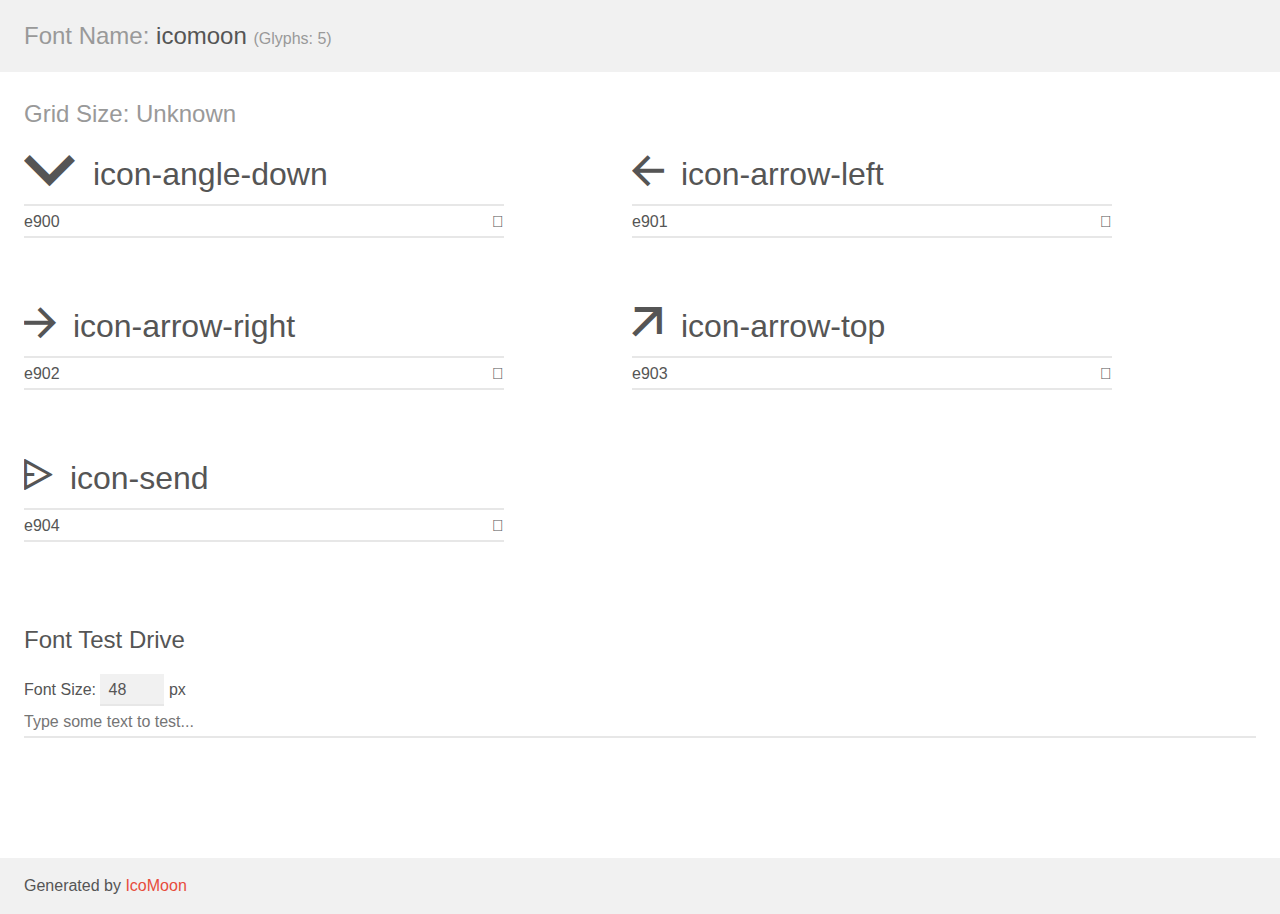
<file: fonts/icomoon/demo.html>
<!doctype html>
<html>
<head>
    <meta charset="utf-8">
    <title>IcoMoon Demo</title>
    <meta name="description" content="An Icon Font Generated By IcoMoon.io">
    <meta name="viewport" content="width=device-width, initial-scale=1">
    <link rel="stylesheet" href="demo-files/demo.css">
    <link rel="stylesheet" href="style.css"></head>
<body>
    <div class="bgc1 clearfix">
        <h1 class="mhmm mvm"><span class="fgc1">Font Name:</span> icomoon <small class="fgc1">(Glyphs:&nbsp;5)</small></h1>
    </div>
    <div class="clearfix mhl ptl">
        <h1 class="mvm mtn fgc1">Grid Size: Unknown</h1>
        <div class="glyph fs1">
            <div class="clearfix bshadow0 pbs">
                <span class="icon-angle-down"></span>
                <span class="mls"> icon-angle-down</span>
            </div>
            <fieldset class="fs0 size1of1 clearfix hidden-false">
                <input type="text" readonly value="e900" class="unit size1of2" />
                <input type="text" maxlength="1" readonly value="&#xe900;" class="unitRight size1of2 talign-right" />
            </fieldset>
            <div class="fs0 bshadow0 clearfix hidden-true">
                <span class="unit pvs fgc1">liga: </span>
                <input type="text" readonly value="" class="liga unitRight" />
            </div>
        </div>
        <div class="glyph fs1">
            <div class="clearfix bshadow0 pbs">
                <span class="icon-arrow-left"></span>
                <span class="mls"> icon-arrow-left</span>
            </div>
            <fieldset class="fs0 size1of1 clearfix hidden-false">
                <input type="text" readonly value="e901" class="unit size1of2" />
                <input type="text" maxlength="1" readonly value="&#xe901;" class="unitRight size1of2 talign-right" />
            </fieldset>
            <div class="fs0 bshadow0 clearfix hidden-true">
                <span class="unit pvs fgc1">liga: </span>
                <input type="text" readonly value="" class="liga unitRight" />
            </div>
        </div>
        <div class="glyph fs1">
            <div class="clearfix bshadow0 pbs">
                <span class="icon-arrow-right"></span>
                <span class="mls"> icon-arrow-right</span>
            </div>
            <fieldset class="fs0 size1of1 clearfix hidden-false">
                <input type="text" readonly value="e902" class="unit size1of2" />
                <input type="text" maxlength="1" readonly value="&#xe902;" class="unitRight size1of2 talign-right" />
            </fieldset>
            <div class="fs0 bshadow0 clearfix hidden-true">
                <span class="unit pvs fgc1">liga: </span>
                <input type="text" readonly value="" class="liga unitRight" />
            </div>
        </div>
        <div class="glyph fs1">
            <div class="clearfix bshadow0 pbs">
                <span class="icon-arrow-top"></span>
                <span class="mls"> icon-arrow-top</span>
            </div>
            <fieldset class="fs0 size1of1 clearfix hidden-false">
                <input type="text" readonly value="e903" class="unit size1of2" />
                <input type="text" maxlength="1" readonly value="&#xe903;" class="unitRight size1of2 talign-right" />
            </fieldset>
            <div class="fs0 bshadow0 clearfix hidden-true">
                <span class="unit pvs fgc1">liga: </span>
                <input type="text" readonly value="" class="liga unitRight" />
            </div>
        </div>
        <div class="glyph fs1">
            <div class="clearfix bshadow0 pbs">
                <span class="icon-send"></span>
                <span class="mls"> icon-send</span>
            </div>
            <fieldset class="fs0 size1of1 clearfix hidden-false">
                <input type="text" readonly value="e904" class="unit size1of2" />
                <input type="text" maxlength="1" readonly value="&#xe904;" class="unitRight size1of2 talign-right" />
            </fieldset>
            <div class="fs0 bshadow0 clearfix hidden-true">
                <span class="unit pvs fgc1">liga: </span>
                <input type="text" readonly value="" class="liga unitRight" />
            </div>
        </div>
    </div>

    <!--[if gt IE 8]><!-->
    <div class="mhl clearfix mbl">
        <h1>Font Test Drive</h1>
        <label>
            Font Size: <input id="fontSize" type="number" class="textbox0 mbm"
            min="8" value="48" />
            px
        </label>
        <input id="testText" type="text" class="phl size1of1 mvl"
        placeholder="Type some text to test..." value=""/>
        <div id="testDrive" class="icon-" style="font-family: icomoon">&nbsp;
        </div>
    </div>
    <!--<![endif]-->
    <div class="bgc1 clearfix">
        <p class="mhl">Generated by <a href="https://icomoon.io/app">IcoMoon</a></p>
    </div>

    <script src="demo-files/demo.js"></script>
</body>
</html>
</file>
<file: fonts/icomoon/style.css>
@font-face {
  font-family: 'icomoon';
  src:  url('fonts/icomoon.eot?14j3vs');
  src:  url('fonts/icomoon.eot?14j3vs#iefix') format('embedded-opentype'),
    url('fonts/icomoon.ttf?14j3vs') format('truetype'),
    url('fonts/icomoon.woff?14j3vs') format('woff'),
    url('fonts/icomoon.svg?14j3vs#icomoon') format('svg');
  font-weight: normal;
  font-style: normal;
  font-display: block;
}

[class^="icon-"], [class*=" icon-"] {
  /* use !important to prevent issues with browser extensions that change fonts */
  font-family: 'icomoon' !important;
  speak: never;
  font-style: normal;
  font-weight: normal;
  font-variant: normal;
  text-transform: none;
  line-height: 1;

  /* Better Font Rendering =========== */
  -webkit-font-smoothing: antialiased;
  -moz-osx-font-smoothing: grayscale;
}

.icon-angle-down:before {
  content: "\e900";
}
.icon-arrow-left:before {
  content: "\e901";
}
.icon-arrow-right:before {
  content: "\e902";
}
.icon-arrow-top:before {
  content: "\e903";
}
.icon-send:before {
  content: "\e904";
}
</file>
<file: GT Eesti Pro Display/stylesheet.css>
@font-face {
    font-family: 'GT Eesti Pro Text';
    src: url('GTEestiProText-ThinItalic.eot');
    src: local('GT Eesti Pro Text Thin Italic'), local('GTEestiProText-ThinItalic'),
        url('GTEestiProText-ThinItalic.eot?#iefix') format('embedded-opentype'),
        url('GTEestiProText-ThinItalic.woff2') format('woff2'),
        url('GTEestiProText-ThinItalic.woff') format('woff'),
        url('GTEestiProText-ThinItalic.ttf') format('truetype');
    font-weight: 100;
    font-style: italic;
}

@font-face {
    font-family: 'GT Eesti Pro Text';
    src: url('GTEestiProText-Medium.eot');
    src: local('GT Eesti Pro Text Medium'), local('GTEestiProText-Medium'),
        url('GTEestiProText-Medium.eot?#iefix') format('embedded-opentype'),
        url('GTEestiProText-Medium.woff2') format('woff2'),
        url('GTEestiProText-Medium.woff') format('woff'),
        url('GTEestiProText-Medium.ttf') format('truetype');
    font-weight: 500;
    font-style: normal;
}

@font-face {
    font-family: 'GT Eesti Pro Text';
    src: url('GTEestiProText-LightItalic.eot');
    src: local('GT Eesti Pro Text Light Italic'), local('GTEestiProText-LightItalic'),
        url('GTEestiProText-LightItalic.eot?#iefix') format('embedded-opentype'),
        url('GTEestiProText-LightItalic.woff2') format('woff2'),
        url('GTEestiProText-LightItalic.woff') format('woff'),
        url('GTEestiProText-LightItalic.ttf') format('truetype');
    font-weight: 300;
    font-style: italic;
}

@font-face {
    font-family: 'GT Eesti Pro Display';
    src: url('GTEestiProDisplay-Bold.eot');
    src: local('GT Eesti Pro Display Bold'), local('GTEestiProDisplay-Bold'),
        url('GTEestiProDisplay-Bold.eot?#iefix') format('embedded-opentype'),
        url('GTEestiProDisplay-Bold.woff2') format('woff2'),
        url('GTEestiProDisplay-Bold.woff') format('woff'),
        url('GTEestiProDisplay-Bold.ttf') format('truetype');
    font-weight: bold;
    font-style: normal;
}

@font-face {
    font-family: 'GT Eesti Pro Text';
    src: url('GTEestiProText-Light.eot');
    src: local('GT Eesti Pro Text Light'), local('GTEestiProText-Light'),
        url('GTEestiProText-Light.eot?#iefix') format('embedded-opentype'),
        url('GTEestiProText-Light.woff2') format('woff2'),
        url('GTEestiProText-Light.woff') format('woff'),
        url('GTEestiProText-Light.ttf') format('truetype');
    font-weight: 300;
    font-style: normal;
}

@font-face {
    font-family: 'GT Eesti Pro Display';
    src: url('GTEestiProDisplay-MediumItalic.eot');
    src: local('GT Eesti Pro Display Medium Italic'), local('GTEestiProDisplay-MediumItalic'),
        url('GTEestiProDisplay-MediumItalic.eot?#iefix') format('embedded-opentype'),
        url('GTEestiProDisplay-MediumItalic.woff2') format('woff2'),
        url('GTEestiProDisplay-MediumItalic.woff') format('woff'),
        url('GTEestiProDisplay-MediumItalic.ttf') format('truetype');
    font-weight: 500;
    font-style: italic;
}

@font-face {
    font-family: 'GT Eesti Pro Text';
    src: url('GTEestiProText-RegularItalic.eot');
    src: local('GT Eesti Pro Text Regular Italic'), local('GTEestiProText-RegularItalic'),
        url('GTEestiProText-RegularItalic.eot?#iefix') format('embedded-opentype'),
        url('GTEestiProText-RegularItalic.woff2') format('woff2'),
        url('GTEestiProText-RegularItalic.woff') format('woff'),
        url('GTEestiProText-RegularItalic.ttf') format('truetype');
    font-weight: normal;
    font-style: italic;
}

@font-face {
    font-family: 'GT Eesti Pro Text Book';
    src: url('GTEestiProText-Book.eot');
    src: local('GT Eesti Pro Text Book'), local('GTEestiProText-Book'),
        url('GTEestiProText-Book.eot?#iefix') format('embedded-opentype'),
        url('GTEestiProText-Book.woff2') format('woff2'),
        url('GTEestiProText-Book.woff') format('woff'),
        url('GTEestiProText-Book.ttf') format('truetype');
    font-weight: normal;
    font-style: normal;
}

@font-face {
    font-family: 'GT Eesti Pro Text';
    src: url('GTEestiProText-BoldItalic.eot');
    src: local('GT Eesti Pro Text Bold Italic'), local('GTEestiProText-BoldItalic'),
        url('GTEestiProText-BoldItalic.eot?#iefix') format('embedded-opentype'),
        url('GTEestiProText-BoldItalic.woff2') format('woff2'),
        url('GTEestiProText-BoldItalic.woff') format('woff'),
        url('GTEestiProText-BoldItalic.ttf') format('truetype');
    font-weight: bold;
    font-style: italic;
}

@font-face {
    font-family: 'GT Eesti Pro Text';
    src: url('GTEestiProText-UltraLightItalic.eot');
    src: local('GT Eesti Pro Text UltraLight Italic'), local('GTEestiProText-UltraLightItalic'),
        url('GTEestiProText-UltraLightItalic.eot?#iefix') format('embedded-opentype'),
        url('GTEestiProText-UltraLightItalic.woff2') format('woff2'),
        url('GTEestiProText-UltraLightItalic.woff') format('woff'),
        url('GTEestiProText-UltraLightItalic.ttf') format('truetype');
    font-weight: 200;
    font-style: italic;
}

@font-face {
    font-family: 'GT Eesti Pro Display';
    src: url('GTEestiProDisplay-Thin.eot');
    src: local('GT Eesti Pro Display Thin'), local('GTEestiProDisplay-Thin'),
        url('GTEestiProDisplay-Thin.eot?#iefix') format('embedded-opentype'),
        url('GTEestiProDisplay-Thin.woff2') format('woff2'),
        url('GTEestiProDisplay-Thin.woff') format('woff'),
        url('GTEestiProDisplay-Thin.ttf') format('truetype');
    font-weight: 100;
    font-style: normal;
}

@font-face {
    font-family: 'GT Eesti Pro Text';
    src: url('GTEestiProText-Regular.eot');
    src: local('GT Eesti Pro Text Regular'), local('GTEestiProText-Regular'),
        url('GTEestiProText-Regular.eot?#iefix') format('embedded-opentype'),
        url('GTEestiProText-Regular.woff2') format('woff2'),
        url('GTEestiProText-Regular.woff') format('woff'),
        url('GTEestiProText-Regular.ttf') format('truetype');
    font-weight: normal;
    font-style: normal;
}

@font-face {
    font-family: 'GT Eesti Pro Display';
    src: url('GTEestiProDisplay-Light.eot');
    src: local('GT Eesti Pro Display Light'), local('GTEestiProDisplay-Light'),
        url('GTEestiProDisplay-Light.eot?#iefix') format('embedded-opentype'),
        url('GTEestiProDisplay-Light.woff2') format('woff2'),
        url('GTEestiProDisplay-Light.woff') format('woff'),
        url('GTEestiProDisplay-Light.ttf') format('truetype');
    font-weight: 300;
    font-style: normal;
}

@font-face {
    font-family: 'GT Eesti Pro Display';
    src: url('GTEestiProDisplay-UltraBold.eot');
    src: local('GT Eesti Pro Display UltraBold'), local('GTEestiProDisplay-UltraBold'),
        url('GTEestiProDisplay-UltraBold.eot?#iefix') format('embedded-opentype'),
        url('GTEestiProDisplay-UltraBold.woff2') format('woff2'),
        url('GTEestiProDisplay-UltraBold.woff') format('woff'),
        url('GTEestiProDisplay-UltraBold.ttf') format('truetype');
    font-weight: 800;
    font-style: normal;
}

@font-face {
    font-family: 'GT Eesti Pro Display';
    src: url('GTEestiProDisplay-UltraBoldItalic.eot');
    src: local('GT Eesti Pro Display UltraBold Italic'), local('GTEestiProDisplay-UltraBoldItalic'),
        url('GTEestiProDisplay-UltraBoldItalic.eot?#iefix') format('embedded-opentype'),
        url('GTEestiProDisplay-UltraBoldItalic.woff2') format('woff2'),
        url('GTEestiProDisplay-UltraBoldItalic.woff') format('woff'),
        url('GTEestiProDisplay-UltraBoldItalic.ttf') format('truetype');
    font-weight: 800;
    font-style: italic;
}

@font-face {
    font-family: 'GT Eesti Pro Display';
    src: url('GTEestiProDisplay-Medium.eot');
    src: local('GT Eesti Pro Display Medium'), local('GTEestiProDisplay-Medium'),
        url('GTEestiProDisplay-Medium.eot?#iefix') format('embedded-opentype'),
        url('GTEestiProDisplay-Medium.woff2') format('woff2'),
        url('GTEestiProDisplay-Medium.woff') format('woff'),
        url('GTEestiProDisplay-Medium.ttf') format('truetype');
    font-weight: 500;
    font-style: normal;
}

@font-face {
    font-family: 'GT Eesti Pro Display';
    src: url('GTEestiProDisplay-UltraLight.eot');
    src: local('GT Eesti Pro Display UltraLight'), local('GTEestiProDisplay-UltraLight'),
        url('GTEestiProDisplay-UltraLight.eot?#iefix') format('embedded-opentype'),
        url('GTEestiProDisplay-UltraLight.woff2') format('woff2'),
        url('GTEestiProDisplay-UltraLight.woff') format('woff'),
        url('GTEestiProDisplay-UltraLight.ttf') format('truetype');
    font-weight: 200;
    font-style: normal;
}

@font-face {
    font-family: 'GT Eesti Pro Display';
    src: url('GTEestiProDisplay-RegularItalic.eot');
    src: local('GT Eesti Pro Display Regular Italic'), local('GTEestiProDisplay-RegularItalic'),
        url('GTEestiProDisplay-RegularItalic.eot?#iefix') format('embedded-opentype'),
        url('GTEestiProDisplay-RegularItalic.woff2') format('woff2'),
        url('GTEestiProDisplay-RegularItalic.woff') format('woff'),
        url('GTEestiProDisplay-RegularItalic.ttf') format('truetype');
    font-weight: normal;
    font-style: italic;
}

@font-face {
    font-family: 'GT Eesti Pro Display';
    src: url('GTEestiProDisplay-LightItalic.eot');
    src: local('GT Eesti Pro Display Light Italic'), local('GTEestiProDisplay-LightItalic'),
        url('GTEestiProDisplay-LightItalic.eot?#iefix') format('embedded-opentype'),
        url('GTEestiProDisplay-LightItalic.woff2') format('woff2'),
        url('GTEestiProDisplay-LightItalic.woff') format('woff'),
        url('GTEestiProDisplay-LightItalic.ttf') format('truetype');
    font-weight: 300;
    font-style: italic;
}

@font-face {
    font-family: 'GT Eesti Pro Text';
    src: url('GTEestiProText-Bold.eot');
    src: local('GT Eesti Pro Text Bold'), local('GTEestiProText-Bold'),
        url('GTEestiProText-Bold.eot?#iefix') format('embedded-opentype'),
        url('GTEestiProText-Bold.woff2') format('woff2'),
        url('GTEestiProText-Bold.woff') format('woff'),
        url('GTEestiProText-Bold.ttf') format('truetype');
    font-weight: bold;
    font-style: normal;
}

@font-face {
    font-family: 'GT Eesti Pro Text';
    src: url('GTEestiProText-Thin.eot');
    src: local('GT Eesti Pro Text Thin'), local('GTEestiProText-Thin'),
        url('GTEestiProText-Thin.eot?#iefix') format('embedded-opentype'),
        url('GTEestiProText-Thin.woff2') format('woff2'),
        url('GTEestiProText-Thin.woff') format('woff'),
        url('GTEestiProText-Thin.ttf') format('truetype');
    font-weight: 100;
    font-style: normal;
}

@font-face {
    font-family: 'GT Eesti Pro Display';
    src: url('GTEestiProDisplay-UltraLightItalic.eot');
    src: local('GT Eesti Pro Display UltraLight Italic'), local('GTEestiProDisplay-UltraLightItalic'),
        url('GTEestiProDisplay-UltraLightItalic.eot?#iefix') format('embedded-opentype'),
        url('GTEestiProDisplay-UltraLightItalic.woff2') format('woff2'),
        url('GTEestiProDisplay-UltraLightItalic.woff') format('woff'),
        url('GTEestiProDisplay-UltraLightItalic.ttf') format('truetype');
    font-weight: 200;
    font-style: italic;
}

@font-face {
    font-family: 'GT Eesti Pro Display';
    src: url('GTEestiProDisplay-BoldItalic.eot');
    src: local('GT Eesti Pro Display Bold Italic'), local('GTEestiProDisplay-BoldItalic'),
        url('GTEestiProDisplay-BoldItalic.eot?#iefix') format('embedded-opentype'),
        url('GTEestiProDisplay-BoldItalic.woff2') format('woff2'),
        url('GTEestiProDisplay-BoldItalic.woff') format('woff'),
        url('GTEestiProDisplay-BoldItalic.ttf') format('truetype');
    font-weight: bold;
    font-style: italic;
}

@font-face {
    font-family: 'GT Eesti Pro Text';
    src: url('GTEestiProText-MediumItalic.eot');
    src: local('GT Eesti Pro Text Medium Italic'), local('GTEestiProText-MediumItalic'),
        url('GTEestiProText-MediumItalic.eot?#iefix') format('embedded-opentype'),
        url('GTEestiProText-MediumItalic.woff2') format('woff2'),
        url('GTEestiProText-MediumItalic.woff') format('woff'),
        url('GTEestiProText-MediumItalic.ttf') format('truetype');
    font-weight: 500;
    font-style: italic;
}

@font-face {
    font-family: 'GT Eesti Pro Text Book';
    src: url('GTEestiProText-BookItalic.eot');
    src: local('GT Eesti Pro Text Book Italic'), local('GTEestiProText-BookItalic'),
        url('GTEestiProText-BookItalic.eot?#iefix') format('embedded-opentype'),
        url('GTEestiProText-BookItalic.woff2') format('woff2'),
        url('GTEestiProText-BookItalic.woff') format('woff'),
        url('GTEestiProText-BookItalic.ttf') format('truetype');
    font-weight: normal;
    font-style: italic;
}

@font-face {
    font-family: 'GT Eesti Pro Text';
    src: url('GTEestiProText-UltraLight.eot');
    src: local('GT Eesti Pro Text UltraLight'), local('GTEestiProText-UltraLight'),
        url('GTEestiProText-UltraLight.eot?#iefix') format('embedded-opentype'),
        url('GTEestiProText-UltraLight.woff2') format('woff2'),
        url('GTEestiProText-UltraLight.woff') format('woff'),
        url('GTEestiProText-UltraLight.ttf') format('truetype');
    font-weight: 200;
    font-style: normal;
}

@font-face {
    font-family: 'GT Eesti Pro Display';
    src: url('GTEestiProDisplay-Regular.eot');
    src: local('GT Eesti Pro Display Regular'), local('GTEestiProDisplay-Regular'),
        url('GTEestiProDisplay-Regular.eot?#iefix') format('embedded-opentype'),
        url('GTEestiProDisplay-Regular.woff2') format('woff2'),
        url('GTEestiProDisplay-Regular.woff') format('woff'),
        url('GTEestiProDisplay-Regular.ttf') format('truetype');
    font-weight: normal;
    font-style: normal;
}

@font-face {
    font-family: 'GT Eesti Pro Display';
    src: url('GTEestiProDisplay-ThinItalic.eot');
    src: local('GT Eesti Pro Display Thin Italic'), local('GTEestiProDisplay-ThinItalic'),
        url('GTEestiProDisplay-ThinItalic.eot?#iefix') format('embedded-opentype'),
        url('GTEestiProDisplay-ThinItalic.woff2') format('woff2'),
        url('GTEestiProDisplay-ThinItalic.woff') format('woff'),
        url('GTEestiProDisplay-ThinItalic.ttf') format('truetype');
    font-weight: 100;
    font-style: italic;
}
</file>
<file: css/library.css>
*{
    font-family: 'GT Eesti Pro Display', sans-serif;
    box-sizing: border-box;
    margin: 0;
    padding: 0;
}

body{
    background-color: #121212;
}

.container{
    margin: 0px auto;
    padding: 0px 16px;
    width: 100%;
    max-width: 1432px;
}

img{
    flex-wrap: nowrap;
    object-fit: cover;
    object-position: center;
}

ul{
    list-style: none;
}

a{
    text-decoration: none;
}

.row{
    display: flex;
    flex-wrap: wrap;
    margin: -16px;
}

.row>div {
    padding: 16px;
}

.col{
    width: 25%;
}

.col-1{
    width: calc(100% / 12 * 1);
}

.col-2{
    width: calc(100% / 12 * 2);
}

.col-3{
    width: calc(100% / 12 * 3);
}

.col-4{
    width: calc(100% / 12 * 4);
}

.col-5{
    width: calc(100% / 12 * 5);
}

.col-6{
    width: calc(100% / 12 * 6);
}

.col-7{
    width: calc(100% / 12 * 7);
}

.col-8{
    width: calc(100% / 12 * 8);
}

.col-9{
    width: calc(100% / 12 * 9);
}

.col-10{
    width: calc(100% / 12 * 10);
}

.col-11{
    width: calc(100% / 12 * 11);
}

.col-12{
    width: calc(100% / 12 * 12);
}



.square {
    position: relative;

}

.square > span {
    width: 40px;
    height: 40px;
} 

.square > span:nth-child(1) {
    position: absolute;
    display: block;
    top: -2px;
    left: -2px;
    border-top: 2px solid rgba(255, 255, 255, 0.4);
    border-left: 2px solid rgba(255, 255, 255, 0.4);
    z-index: 55;
}

.square > span:nth-child(2) {
    position: absolute;
    display: block;
    top: -2px;
    right: -2px;
    border-top: 2px solid rgba(255, 255, 255, 0.4);
    border-right: 2px solid rgba(255, 255, 255, 0.4);
    z-index: 55;
}

.square > span:nth-child(3) {
    position: absolute;
    display: block;
    bottom: -2px;
    left: -2px;
    border-bottom: 2px solid rgba(255, 255, 255, 0.4);
    border-left: 2px solid rgba(255, 255, 255, 0.4);
    z-index: 55;
}

.square > span:nth-child(4) {
    position: absolute;
    display: block;
    bottom: -2px;
    right: -2px;
    border-right: 2px solid rgba(255, 255, 255, 0.4);
    border-bottom: 2px solid rgba(255, 255, 255, 0.4);
    z-index: 55;
}






.square-small{
    position: relative;
}

.square-small > span{
    width: 20px;
    height: 20px;
}

.square-small > span:nth-child(1){
    position: absolute;
    display: block;
    top: -2px;
    left: -2px;
    border-top: 2px solid rgba(255, 255, 255, 0.4);
    border-left: 2px solid rgba(255, 255, 255, 0.4);
    z-index: 55;
}

.square-small > span:nth-child(2) {
    position: absolute;
    display: block;
    top: -2px;
    right: -2px;
    border-top: 2px solid rgba(255, 255, 255, 0.4);
    border-right: 2px solid rgba(255, 255, 255, 0.4);
    z-index: 55;
}

.square-small > span:nth-child(3) {
    position: absolute;
    display: block;
    bottom: -2px;
    left: -2px;
    border-bottom: 2px solid rgba(255, 255, 255, 0.4);
    border-left: 2px solid rgba(255, 255, 255, 0.4);
    z-index: 55;
}

.square-small > span:nth-child(4) {
    position: absolute;
    display: block;
    bottom: -2px;
    right: -2px;
    border-right: 2px solid rgba(255, 255, 255, 0.4);
    border-bottom: 2px solid rgba(255, 255, 255, 0.4);
    z-index: 55;
}



.title-top{
    display: flex;
    flex-direction: column;
    align-items: center;
    margin-bottom: 60px;
    width: 100%;
    position: relative;
    z-index: 2;
}
.title-top::after {
    content: "";
    position: absolute;
    height: 2px;
    right: 0;
    left: 0;
    z-index: 0;
    background-color: #fff;
    opacity: 0.2;
    top: 50%;
    transform: translateY(50%);
   
}
.title-top h4{
    font-weight: 500;
    font-size: 56px;
    line-height: 67px;
    color: #FFFFFF;
    padding: 0px 40px;
    background-color: #121212;
    border-left: 2px solid rgba(255, 255, 255, 0.204);
    border-right: 2px solid rgba(255, 255, 255, 0.204);
    position: relative;
    z-index: 5;
   
}
</file>
<file: css/main.css>
/* Banner */

.banner {
    height: calc(100vh - 108px);
    background-position: center;
    background-size: cover;
    background-repeat: no-repeat;
    background-image: url(/images/banner.png);
    display: flex;
    align-items: center;
}

.banner::before {
    content: '';
    position: absolute;
    left: 0;
    right: 0;
    bottom: 0;
    z-index: 2;
    background: #000000;
    opacity: 0.2;
}

.banner-inner {
    display: flex;
    flex-direction: column;
    align-items: center;
    text-align: center;
    z-index: 3;
}

.banner-inner h1 {
    font-weight: 500;
    font-size: 100px;
    line-height: 120px;
    color: #FFFFFF;
    margin-bottom: 20px;
}

.banner-inner p {
    font-weight: 400;
    font-size: 21px;
    line-height: 30px;
    color: #FFFFFF;
    margin-bottom: 60px;
}

.banner-inner button {
    padding: 22px 40px;
    background-color: #D31519;
    border: none;
    cursor: pointer;
    align-items: center;

    font-weight: 400;
    font-size: 22px;
    line-height: 25px;
    color: #FFFFFF;
}

.banner-inner button i {
    font-size: 16px;
    margin-left: 12px;
}


/* header-left */

.header {
    background-color: #161616;
}

.header-wrapper {
    display: flex;
    justify-content: space-between;
    height: 100%;
}

.header-left {
    display: flex;
    align-items: center;
}

.header-left-title {
    background-color: #FFFFFF1A;
    padding: 22px 24px;
}

.header-left-info {
    margin-left: 60px;
}

.header-left-info ul {
    display: flex;
}

.header-left-info ul li {
    margin-left: 48px;
}

.header-left-info ul li:first-child {
    margin-left: 0;
}

.header-left-info ul li a {
    font-weight: 400;
    font-size: 22px;
    line-height: 30px;
    color: #FFFFFF;
}

/* header-right */

.header-right {
    display: flex;
    align-items: center;
}

.header-right-menu ul {
    display: flex;
}

.header-right-menu ul li {
    margin-left: 32px;
}

.header-right-menu ul li:first-child {
    margin-left: 0;
}

.header-right-menu ul li a {
    display: flex;
    align-items: center;
    font-weight: 400;
    font-size: 22px;
    line-height: 30px;
    color: #D31519;
}

.header-right-menu ul li a i {
    color: #FFFFFF;
    margin-left: 5px;
    font-size: 16px;
}

.header-right-languages {
    position: relative;
    margin-left: 50px;
}

.header-right-languages a {
    font-weight: 500;
    font-size: 20px;
    line-height: 30px;
    color: #FFFFFF;
    margin-left: 5px;
}

.header-right-languages a:first-child{
    margin: 0;
}



.dropbtn{
    background-color: none;
    border: none;
    color: #FFFFFF;
    font-size: 16px;
    font-weight: 500;
    background-color: #161616;
    cursor: pointer;
}

.dropdown-content{
    position: absolute;
    display: none;
    background-color: #D31519;
    max-width: 70px;
    flex-direction: column;
    text-align: center;
}

.show{
    display: block;
}

/* section-info */

.info {
    padding-top: 80px;
    padding-bottom: 80px;
    background-color: #1D1D1D;
}

.info-item {
    display: flex;
    flex-direction: column;
    align-items: center;
    justify-content: center;
    border: 1px solid rgba(255, 255, 255, 0.1);
    height: 300px;
}

.info-item h6 {
    font-weight: 500;
    font-size: 60px;
    line-height: 72px;
    color: #D31519;
}

.info-item p {
    font-weight: 400;
    font-size: 24px;
    line-height: 36px;
    color: #FFFFFF;
}


/* section-history */

.history {
    padding-top: 180px;
    padding-bottom: 180px;
    background-color: #121212;
}

.history-wrapper {
    display: flex;
    flex-direction: column;
    align-items: center;
}

.history-text p {
    font-weight: 400;
    font-size: 22px;
    line-height: 33px;
    color: #FFFFFF;
}


/* section-team */

.team {
    background-color: #121212;
}

.team-top {
    display: flex;
    flex-direction: column;
    align-items: center;

    margin-bottom: 40px;
}



.team-top-item {
    background: #1D1D1D;
    border: 1px solid rgba(255, 255, 255, 0.1);
    display: flex;
}

.team-top-item-img {
    padding: 40px 0px 40px 40px;
    min-width: 420px;
}

.team-top-item-img img {
    height: 100%;
}

.team-top-item-inner {
    padding: 40px 40px 0px 32px;
}

.team-top-item-inner h5 {
    font-weight: 500;
    font-size: 48px;
    line-height: 57px;
    color: #FFFFFF;
    margin-bottom: 12px;
}

.team-top-item-inner span {
    font-weight: 400;
    font-size: 28px;
    line-height: 42px;
    color: #D31519;
}

.team-top-item-inner p {
    font-weight: 400;
    font-size: 20px;
    line-height: 30px;
    color: #FFFFFF;
    margin-top: 32px;
}

.team-top-links {
    background: #1D1D1D;
    border: 1px solid rgba(255, 255, 255, 0.1);
    margin-top: 80px;
}

.team-top-links ul {
    display: flex;
    padding: 6px;
    gap: 6px;
}

.team-top-links ul li {
    padding: 13px 62px;
}

.team-top-links ul li:first-child {
    background: #2C2C2C;
    border: 1px solid rgba(255, 255, 255, 0.1);
}

.team-top-links ul li a {
    font-weight: 400;
    font-size: 22px;
    line-height: 33px;
    color: #FFFFFF;
}

.team-bottom-content {
    display: flex;
    flex-direction: column;
    height: 100%;
    text-align: center;
    background: #1D1D1D;
    border: 1px solid rgba(255, 255, 255, 0.1);
}

.team-bottom-content-img {
    height: 390px;
    padding: 40px 40px 0px 37px;
    margin-bottom: 28px;
}

.team-bottom-content-img img {
    width: 100%;
    height: 100%;
}

.team-bottom-content-text {
    padding: 0px 37px 40px 40px;
}

.team-bottom-content-text h5 {
    font-weight: 500;
    font-size: 31px;
    line-height: 44px;
    color: #FFFFFF;
    margin-bottom: 12px;
}

.team-bottom-content-text span {
    font-weight: 400;
    font-size: 20px;
    line-height: 30px;
    color: #D31519;
}


.team-bottom-arrows {
    display: flex;
    justify-content: center;
    gap: 32px;
    margin-top: 40px;
}

.team-bottom-arrows a {
    background: #1D1D1D;
    border: 1px solid rgba(255, 255, 255, 0.1);
    background-color: #1D1D1D;
    padding: 18px;
}

.team-bottom-arrows a i {
    color: #FFFFFF;
}



/* section-PROJECTS */

.projects {
    padding-top: 180px;
    padding-bottom: 180px;
}

.project-content {
    display: flex;
    flex-direction: column;
    gap: 80px;
}

.project-item {
    display: flex;
    padding: 80px;
    background: #1D1D1D;
    border: 1px solid rgba(255, 255, 255, 0.1);
    gap: 40px;
}

.project-item:nth-child(even) {
    flex-direction: row-reverse;
}

.project-item-img {
    width: 100%;
}

.project-item-img img {
    height: 100%;
    width: 100%;
}

.project-item-inner {
    width: 100%;
}

.project-item-inner h5 {
    font-weight: 500;
    font-size: 44px;
    line-height: 52px;
    color: #FFFFFF;
    margin-bottom: 24px;
}

.project-item-inner p {
    font-weight: 400;
    font-size: 20px;
    line-height: 30px;
    color: #FFFFFF;
    margin-bottom: 40px;
}

.project-item-inner a {
    padding: 18px 32px;
    background-color: #D31519;
    font-weight: 400;
    font-size: 22px;
    line-height: 25px;
    color: #FFFFFF;
    display: inline-block;
}

.project-item-inner a i {
    font-size: 16px;
    margin-left: 12px;
}


/* section-FEEDBACK */

.feedback{
    padding-bottom: 180px;
}

.feedback-wrapper{
    display: flex;
    flex-direction: column;
}

.feedback-content{
    display: flex;
    flex-direction: column;
    flex-wrap: wrap;

    gap: 40px;
    padding: 80px;
    height: 507px;
    background: #1D1D1D;
    border: 1px solid rgba(255, 255, 255, 0.1);
}

.feedback-content-item{
    display: flex;
    flex-direction: column;
}

.feedback-content-item label{
    font-weight: 500;
    font-size: 20px;
    line-height: 30px;
    color: #FFFFFF;
}

.feedback-content-item input{
    font-weight: 400;
    font-size: 20px;
    line-height: 30px;
    color: #C5C5C5;

    padding: 20px 0px 20px 24px;
    background: #212121;
    border: 1px solid rgba(255, 255, 255, 0.2);
}

.feedback-content-button a{
    font-weight: 400;
    font-size: 22px;
    line-height: 25px;
    color: #FFFFFF;
    display: inline-block;
    padding: 18px 74px;
    background-color: #D31519;
}

.feedback-content-button a i{
    margin-left: 12px;
    font-size: 20px;
}



/* footer-FOOTER */

.footer{
    background-color: #0C0C0C;
}

.footer-wrapper{
    display: flex;
    justify-content: space-between;
    padding: 60px 0px;
}

.footer-wrapper>.row>.col>div>span{
    font-weight: 400;
    font-size: 18px;
    line-height: 20px;
    color: #FFFFFF;
    margin-bottom: 16px;
}

.footer-number{
    display: flex;
    flex-direction: column;
}

.footer-number ul li{
    font-weight: 500;
    font-size: 22px;
    line-height: 25px;
    color: #FFFFFF;
}

.footer-email{
    display: flex;
    flex-direction: column;
}

.footer-email a{
    font-weight: 500;
    font-size: 22px;
    line-height: 25px;
    color: #FFFFFF;
}

.footer-address{
    display: flex;
    flex-direction: column;
}

.footer-address address{
    font-weight: 500;
    font-size: 22px;
    line-height: 25px;
    color: #FFFFFF;
}
</file>
<file: fonts/icomoon/demo-files/demo.css>
body {
  padding: 0;
  margin: 0;
  font-family: sans-serif;
  font-size: 1em;
  line-height: 1.5;
  color: #555;
  background: #fff;
}
h1 {
  font-size: 1.5em;
  font-weight: normal;
}
small {
  font-size: .66666667em;
}
a {
  color: #e74c3c;
  text-decoration: none;
}
a:hover, a:focus {
  box-shadow: 0 1px #e74c3c;
}
.bshadow0, input {
  box-shadow: inset 0 -2px #e7e7e7;
}
input:hover {
  box-shadow: inset 0 -2px #ccc;
}
input, fieldset {
  font-family: sans-serif;
  font-size: 1em;
  margin: 0;
  padding: 0;
  border: 0;
}
input {
  color: inherit;
  line-height: 1.5;
  height: 1.5em;
  padding: .25em 0;
}
input:focus {
  outline: none;
  box-shadow: inset 0 -2px #449fdb;
}
.glyph {
  font-size: 16px;
  width: 15em;
  padding-bottom: 1em;
  margin-right: 4em;
  margin-bottom: 1em;
  float: left;
  overflow: hidden;
}
.liga {
  width: 80%;
  width: calc(100% - 2.5em);
}
.talign-right {
  text-align: right;
}
.talign-center {
  text-align: center;
}
.bgc1 {
  background: #f1f1f1;
}
.fgc1 {
  color: #999;
}
.fgc0 {
  color: #000;
}
p {
  margin-top: 1em;
  margin-bottom: 1em;
}
.mvm {
  margin-top: .75em;
  margin-bottom: .75em;
}
.mtn {
  margin-top: 0;
}
.mtl, .mal {
  margin-top: 1.5em;
}
.mbl, .mal {
  margin-bottom: 1.5em;
}
.mal, .mhl {
  margin-left: 1.5em;
  margin-right: 1.5em;
}
.mhmm {
  margin-left: 1em;
  margin-right: 1em;
}
.mls {
  margin-left: .25em;
}
.ptl {
  padding-top: 1.5em;
}
.pbs, .pvs {
  padding-bottom: .25em;
}
.pvs, .pts {
  padding-top: .25em;
}
.unit {
  float: left;
}
.unitRight {
  float: right;
}
.size1of2 {
  width: 50%;
}
.size1of1 {
  width: 100%;
}
.clearfix:before, .clearfix:after {
  content: " ";
  display: table;
}
.clearfix:after {
  clear: both;
}
.hidden-true {
  display: none;
}
.textbox0 {
  width: 3em;
  background: #f1f1f1;
  padding: .25em .5em;
  line-height: 1.5;
  height: 1.5em;
}
#testDrive {
  display: block;
  padding-top: 24px;
  line-height: 1.5;
}
.fs0 {
  font-size: 16px;
}
.fs1 {
  font-size: 32px;
}
</file>
